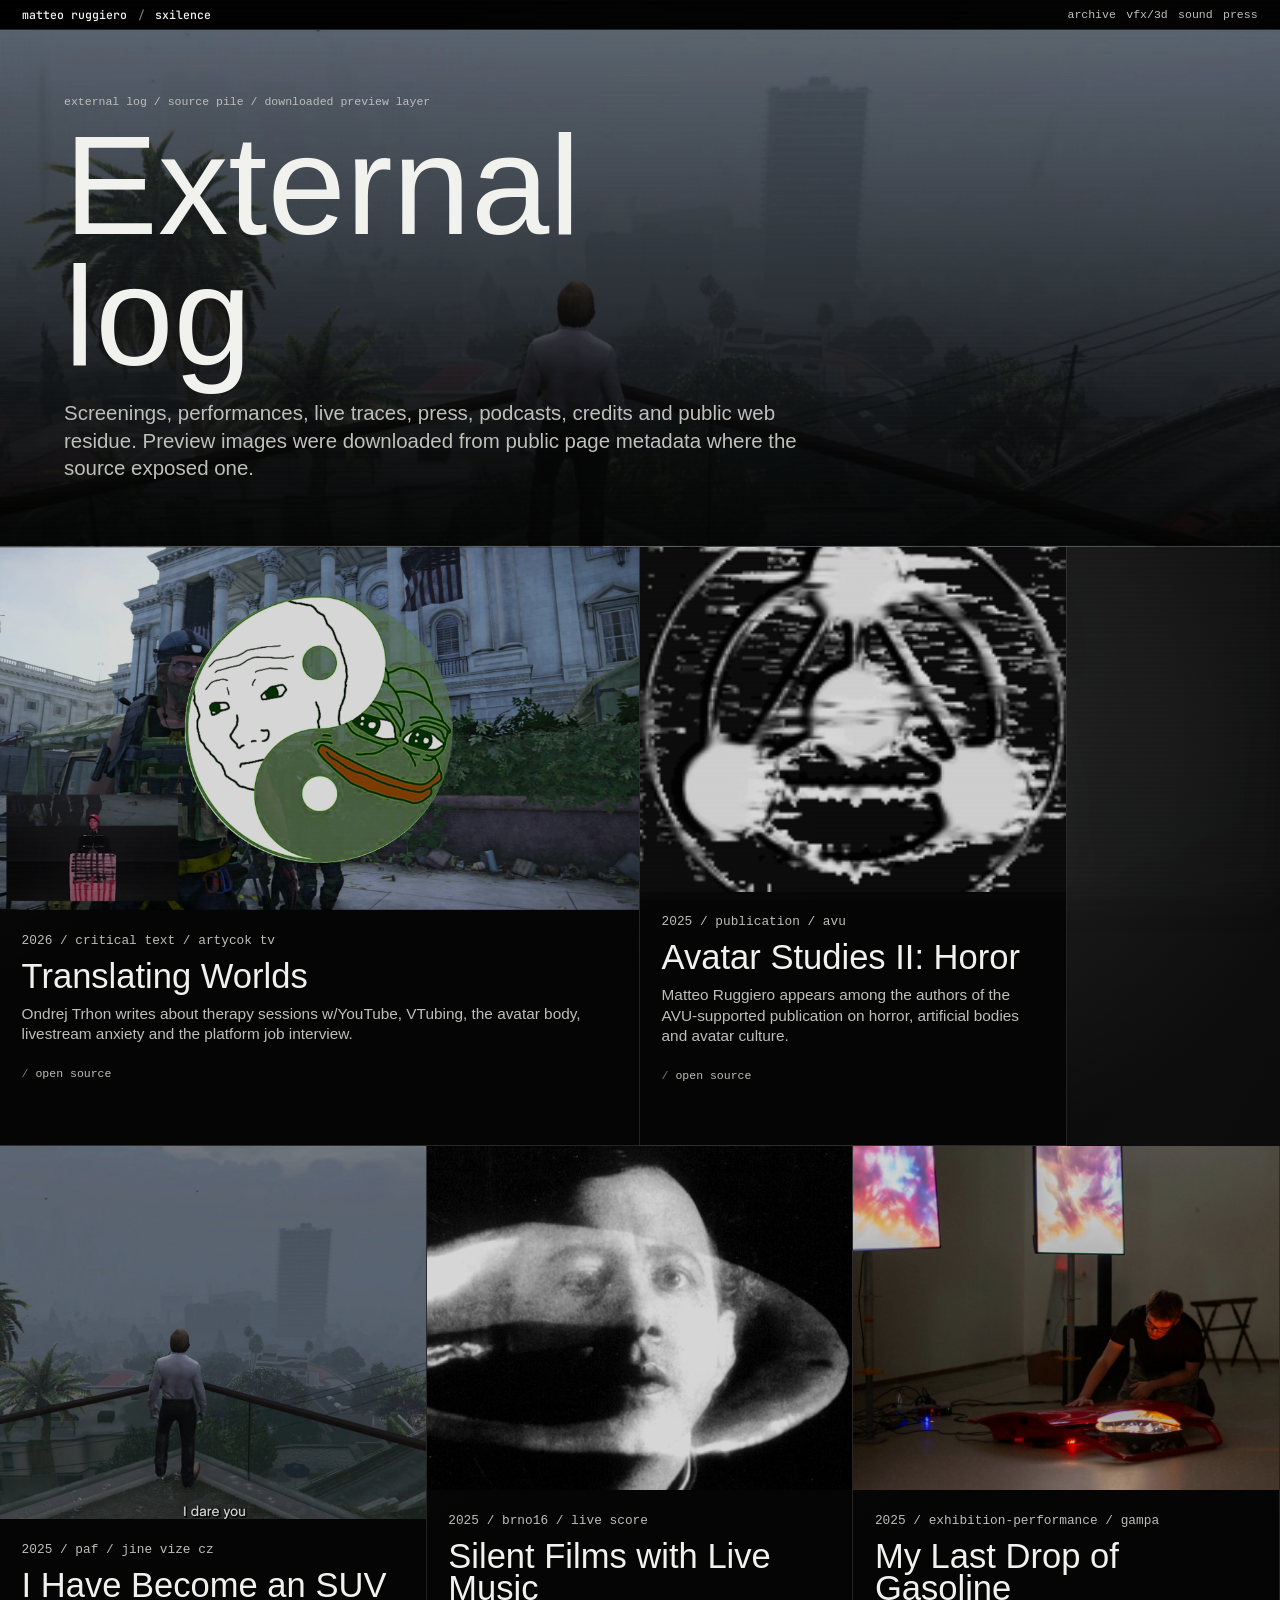
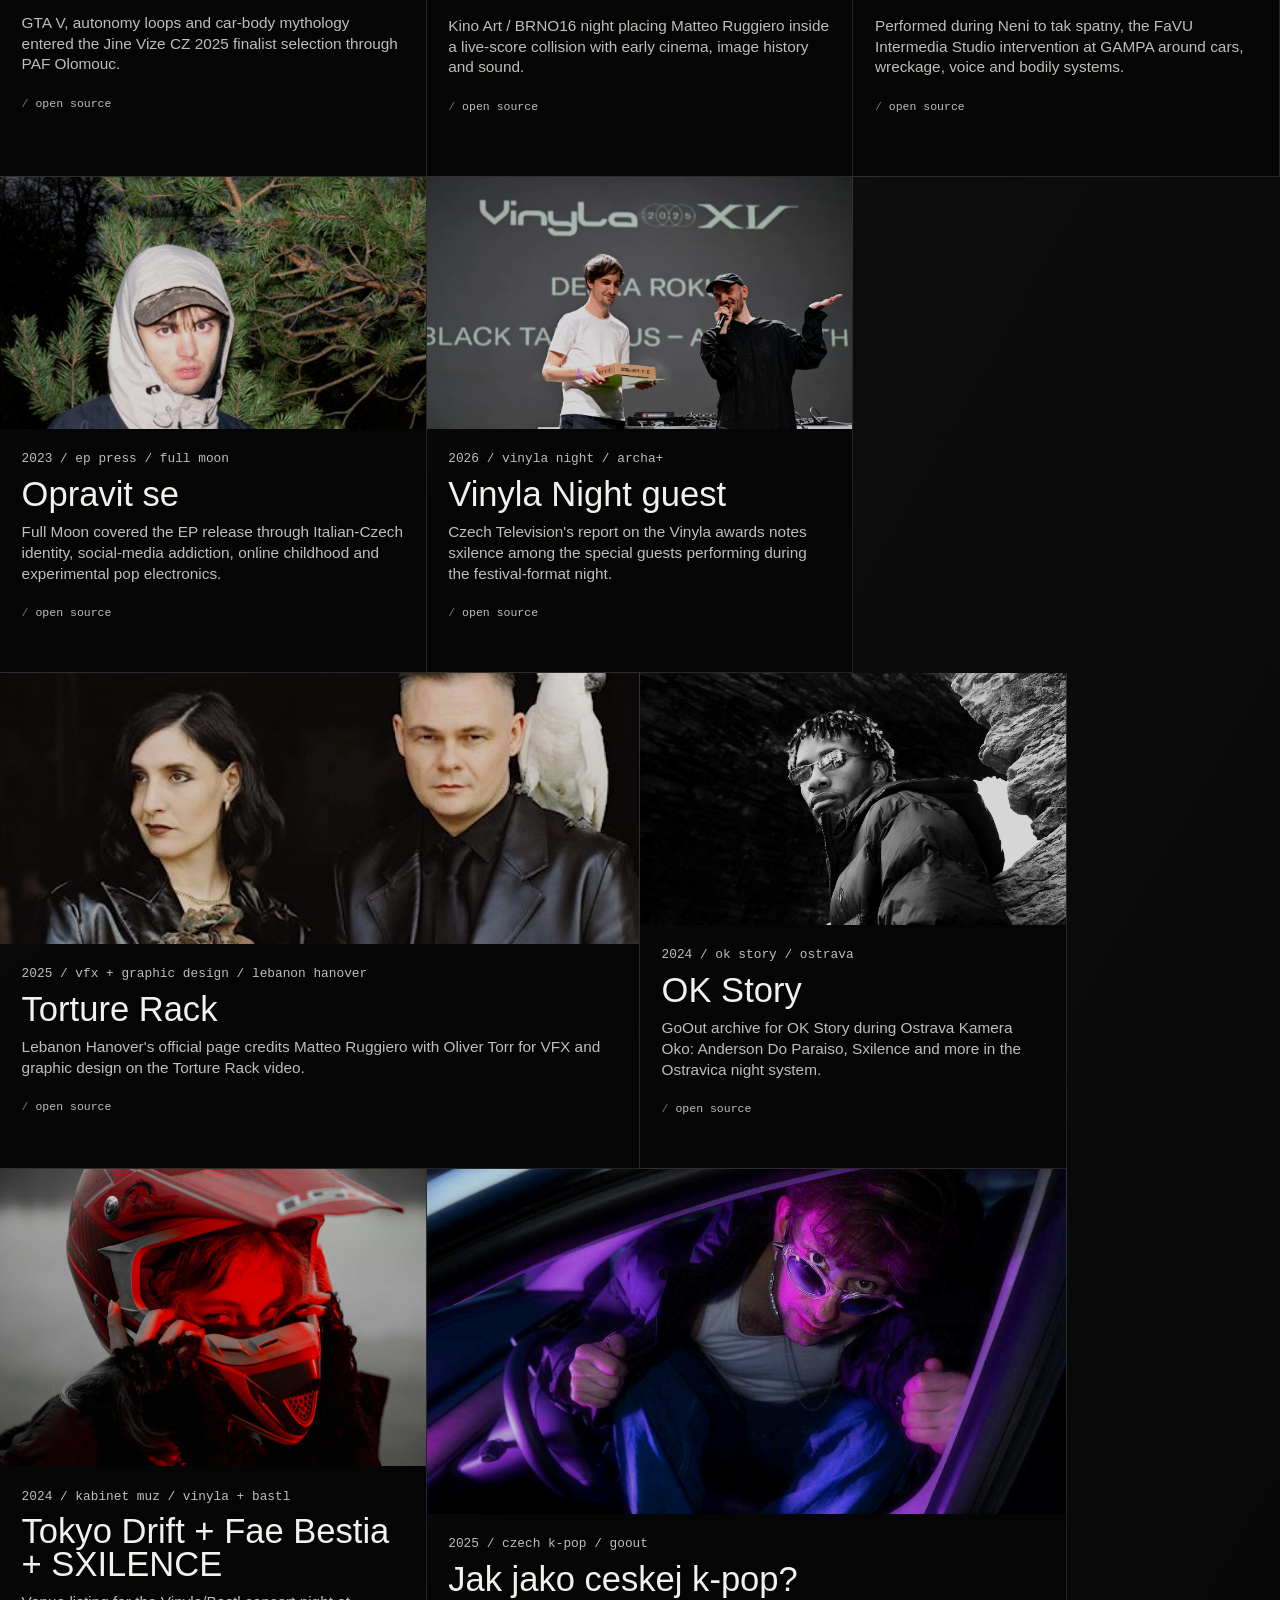
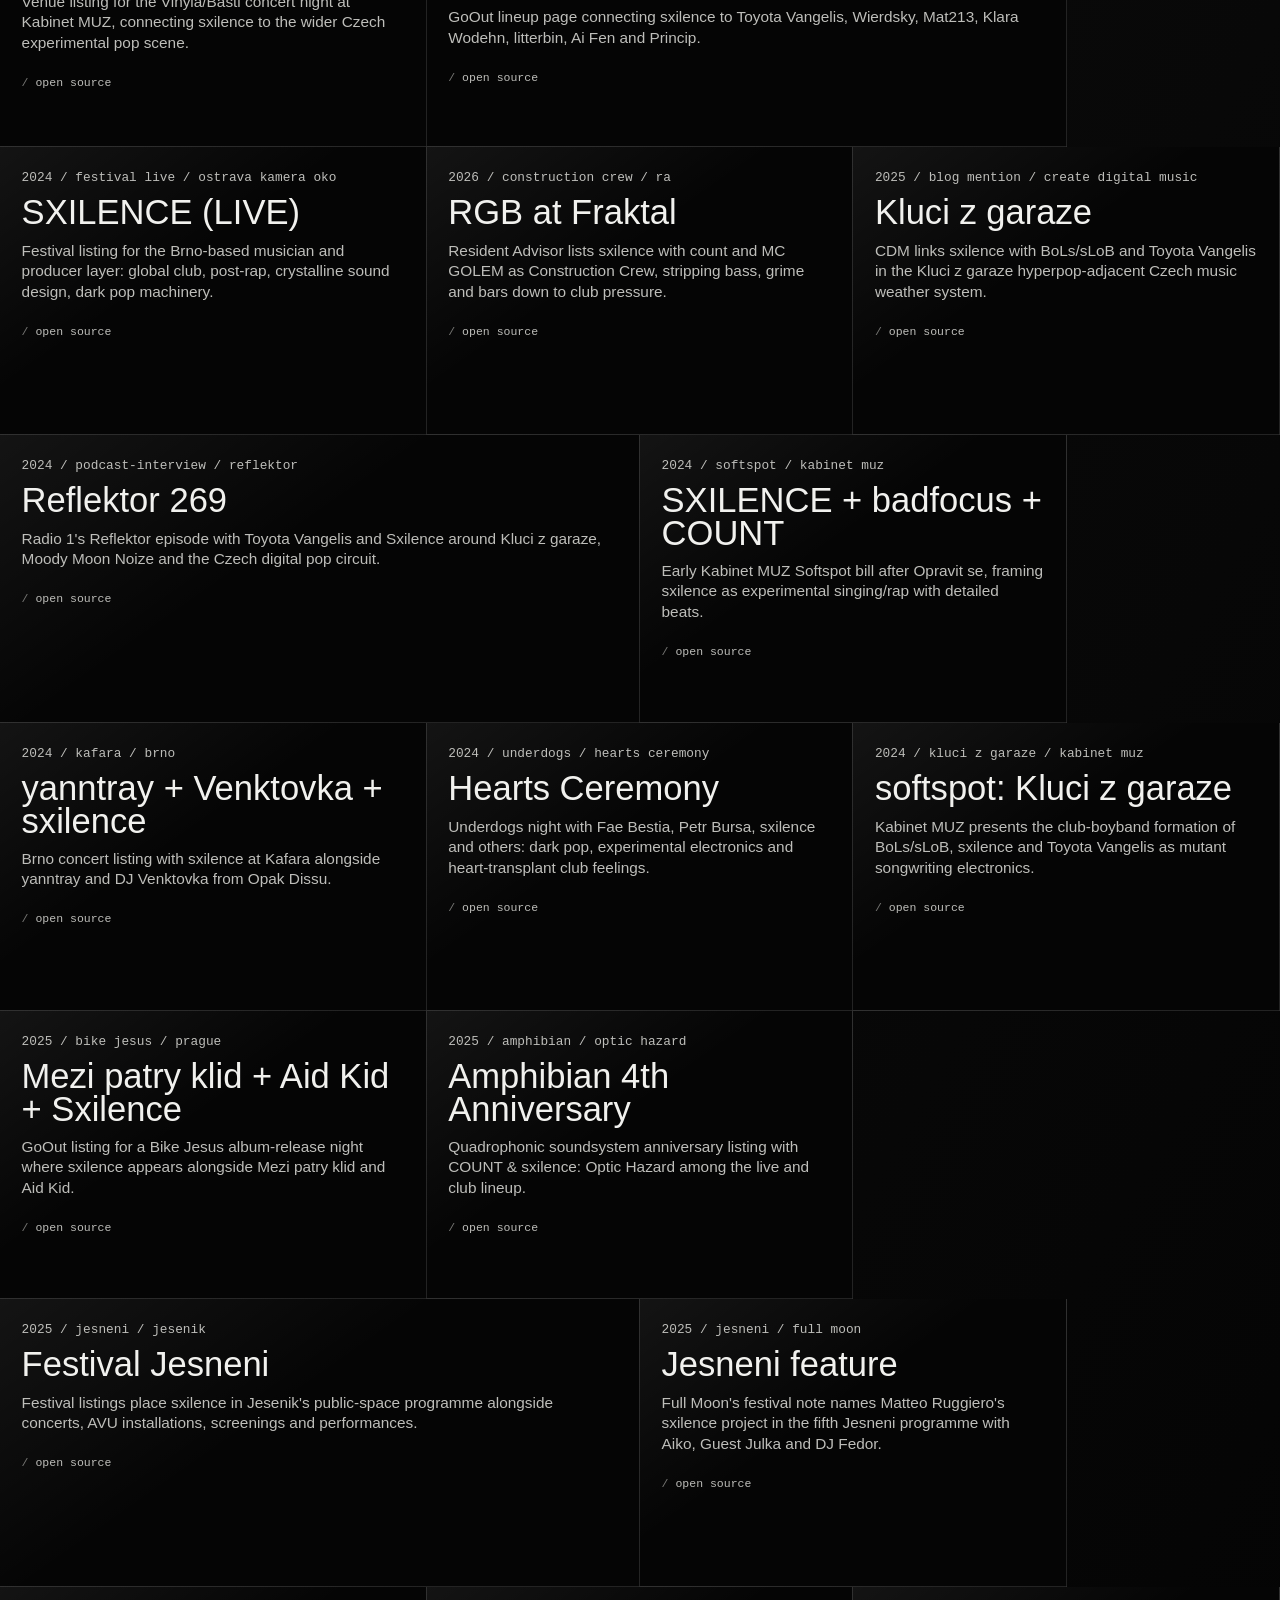
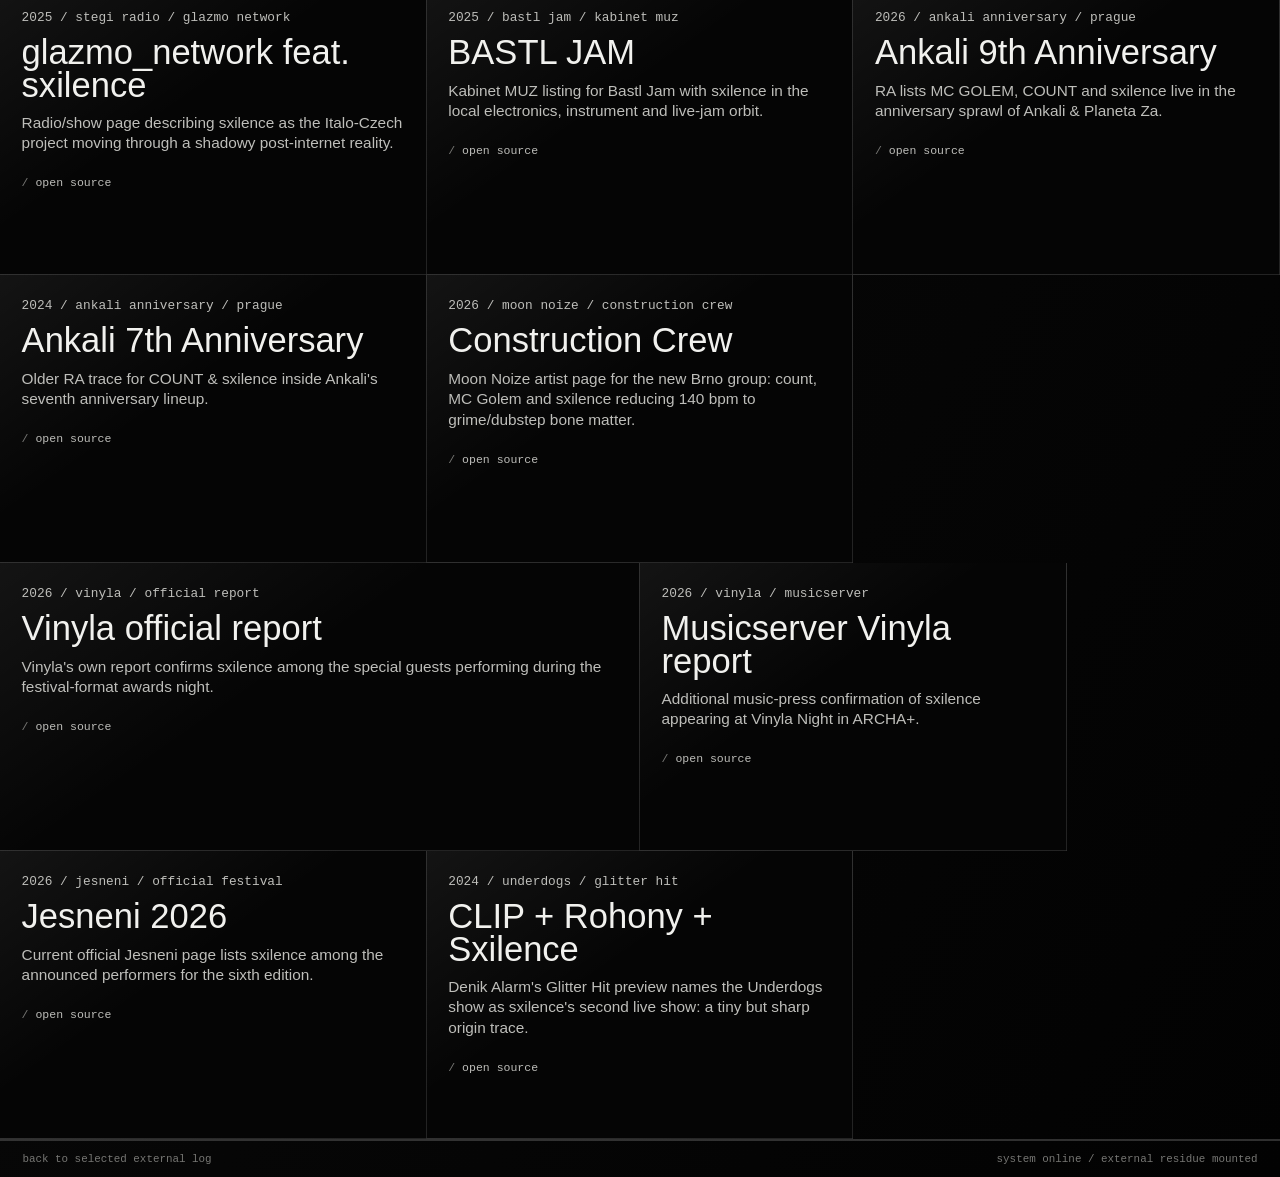
<file: external-log.html>
<!doctype html>
<html lang="en">
  <head>
    <meta charset="utf-8">
    <meta name="viewport" content="width=device-width, initial-scale=1">
    <title>External log - Matteo Ruggiero / sxilence</title>
    <link rel="icon" type="image/png" href="/assets/randomgfx/Star2.png">
    <meta
      name="description"
      content="External links, screenings, performances, press, credits and live traces for Matteo Ruggiero / sxilence."
    >
    <link rel="preconnect" href="https://fonts.googleapis.com">
    <link rel="preconnect" href="https://fonts.gstatic.com" crossorigin>
    <link rel="stylesheet" href="https://fonts.googleapis.com/css2?family=JetBrains+Mono:wght@400;500;700&display=swap">
    <link rel="stylesheet" href="styles.css">
  </head>
  <body data-page="external">
    <header class="site-head">
      <a class="brand" href="index.html" aria-label="Back to archive">
        <span>Matteo Ruggiero</span>
        <span class="slash">/</span>
        <span>sxilence</span>
      </a>
      <nav class="nav-links" aria-label="External log navigation">
        <a href="index.html#works">archive</a>
        <a href="vfx-3d.html">vfx/3d</a>
        <a href="index.html#sound">sound</a>
        <a href="index.html#press">press</a>
      </nav>
    </header>

    <main>
      <section class="external-hero">
        <p class="kicker">external log / source pile / downloaded preview layer</p>
        <h1>External log</h1>
        <p>
          Screenings, performances, live traces, press, podcasts, credits and public web residue.
          Preview images were downloaded from public page metadata where the source exposed one.
        </p>
      </section>

      <section class="external-page-grid" aria-label="All external links">
          <article class="external-card has-image">
            <a class="external-image" href="https://artycok.tv/en/post/translating-worlds-prenaset-svety">
              <img src="assets/external-log/01-translating-worlds.jpg" alt="Preview image for Translating Worlds.">
            </a>
            <div class="external-copy">
              <p class="machine-line">2026 / critical text / artycok tv</p>
              <h2>Translating Worlds</h2>
              <p>Ondrej Trhon writes about therapy sessions w/YouTube, VTubing, the avatar body, livestream anxiety and the platform job interview.</p>
              <a href="https://artycok.tv/en/post/translating-worlds-prenaset-svety">open source</a>
            </div>
          </article>
          <article class="external-card has-image">
            <a class="external-image" href="https://www.avatarstudies.cz/">
              <img src="assets/external-log/02-avatar-studies-ii-horor.png" alt="Preview image for Avatar Studies II: Horor.">
            </a>
            <div class="external-copy">
              <p class="machine-line">2025 / publication / avu</p>
              <h2>Avatar Studies II: Horor</h2>
              <p>Matteo Ruggiero appears among the authors of the AVU-supported publication on horror, artificial bodies and avatar culture.</p>
              <a href="https://www.avatarstudies.cz/">open source</a>
            </div>
          </article>
          <article class="external-card has-image">
            <a class="external-image" href="https://pifpaf.cz/events/paf-olomouc-2025/jine-vize-cz-2025/matteo-ruggiero-i-have-become-an-suv">
              <img src="assets/external-log/03-i-have-become-an-suv.jpg" alt="Preview image for I Have Become an SUV.">
            </a>
            <div class="external-copy">
              <p class="machine-line">2025 / paf / jine vize cz</p>
              <h2>I Have Become an SUV</h2>
              <p>GTA V, autonomy loops and car-body mythology entered the Jine Vize CZ 2025 finalist selection through PAF Olomouc.</p>
              <a href="https://pifpaf.cz/events/paf-olomouc-2025/jine-vize-cz-2025/matteo-ruggiero-i-have-become-an-suv">open source</a>
            </div>
          </article>
          <article class="external-card has-image">
            <a class="external-image" href="https://www.kinoart.cz/en/programme/silent-films-with-live-music-seashell-and-the-clergyman-and-ghosts-before-breakfast/2025/10/05/1930">
              <img src="assets/external-log/32-silent-films-live-music.jpg" alt="Preview image for Silent Films with Live Music.">
            </a>
            <div class="external-copy">
              <p class="machine-line">2025 / brno16 / live score</p>
              <h2>Silent Films with Live Music</h2>
              <p>Kino Art / BRNO16 night placing Matteo Ruggiero inside a live-score collision with early cinema, image history and sound.</p>
              <a href="https://www.kinoart.cz/en/programme/silent-films-with-live-music-seashell-and-the-clergyman-and-ghosts-before-breakfast/2025/10/05/1930">open source</a>
            </div>
          </article>
          <article class="external-card has-image">
            <a class="external-image" href="https://www.favu.vut.cz/en/ffa-news-f26745/exhibition-of-students-from-the-intermedia-studio-at-gampa-opening-on-7-july-2025-d295029">
              <img src="assets/external-log/04-my-last-drop-of-gasoline-user.jpg" alt="Preview image for My Last Drop of Gasoline.">
            </a>
            <div class="external-copy">
              <p class="machine-line">2025 / exhibition-performance / gampa</p>
              <h2>My Last Drop of Gasoline</h2>
              <p>Performed during Neni to tak spatny, the FaVU Intermedia Studio intervention at GAMPA around cars, wreckage, voice and bodily systems.</p>
              <a href="https://www.favu.vut.cz/en/ffa-news-f26745/exhibition-of-students-from-the-intermedia-studio-at-gampa-opening-on-7-july-2025-d295029">open source</a>
            </div>
          </article>
          <article class="external-card has-image">
            <a class="external-image" href="https://www.fullmoonzine.cz/sxilence-vydava-ep/">
              <img src="assets/external-log/06-opravit-se.jpg" alt="Preview image for Opravit se.">
            </a>
            <div class="external-copy">
              <p class="machine-line">2023 / ep press / full moon</p>
              <h2>Opravit se</h2>
              <p>Full Moon covered the EP release through Italian-Czech identity, social-media addiction, online childhood and experimental pop electronics.</p>
              <a href="https://www.fullmoonzine.cz/sxilence-vydava-ep/">open source</a>
            </div>
          </article>
          <article class="external-card has-image">
            <a class="external-image" href="https://ct24.ceskatelevize.cz/clanek/kultura/na-cenach-vinyla-uspeli-black-tar-jesus-projekt-rivermoans-a-milos-hroch-371284">
              <img src="assets/external-log/07-vinyla-night-guest.jpg" alt="Preview image for Vinyla Night guest.">
            </a>
            <div class="external-copy">
              <p class="machine-line">2026 / vinyla night / archa+</p>
              <h2>Vinyla Night guest</h2>
              <p>Czech Television's report on the Vinyla awards notes sxilence among the special guests performing during the festival-format night.</p>
              <a href="https://ct24.ceskatelevize.cz/clanek/kultura/na-cenach-vinyla-uspeli-black-tar-jesus-projekt-rivermoans-a-milos-hroch-371284">open source</a>
            </div>
          </article>
          <article class="external-card has-image">
            <a class="external-image" href="https://www.lebanonhanover.com/">
              <img src="assets/external-log/09-torture-rack.jpg" alt="Preview image for Torture Rack.">
            </a>
            <div class="external-copy">
              <p class="machine-line">2025 / vfx + graphic design / lebanon hanover</p>
              <h2>Torture Rack</h2>
              <p>Lebanon Hanover's official page credits Matteo Ruggiero with Oliver Torr for VFX and graphic design on the Torture Rack video.</p>
              <a href="https://www.lebanonhanover.com/">open source</a>
            </div>
          </article>
          <article class="external-card has-image">
            <a class="external-image" href="https://goout.net/en/ok-story-anderson-do-paraiso%2Bsxilence%2Bmore/szeuqlx/">
              <img src="assets/external-log/14-ok-story.jpg" alt="Preview image for OK Story.">
            </a>
            <div class="external-copy">
              <p class="machine-line">2024 / ok story / ostrava</p>
              <h2>OK Story</h2>
              <p>GoOut archive for OK Story during Ostrava Kamera Oko: Anderson Do Paraiso, Sxilence and more in the Ostravica night system.</p>
              <a href="https://goout.net/en/ok-story-anderson-do-paraiso%2Bsxilence%2Bmore/szeuqlx/">open source</a>
            </div>
          </article>
          <article class="external-card has-image">
            <a class="external-image" href="https://www.kabinetmuz.cz/program/2024-11-12-tokyo-drift-fae-bestia-sxilence">
              <img src="assets/external-log/15-tokyo-drift-fae-bestia-sxilence.jpg" alt="Preview image for Tokyo Drift + Fae Bestia + SXILENCE.">
            </a>
            <div class="external-copy">
              <p class="machine-line">2024 / kabinet muz / vinyla + bastl</p>
              <h2>Tokyo Drift + Fae Bestia + SXILENCE</h2>
              <p>Venue listing for the Vinyla/Bastl concert night at Kabinet MUZ, connecting sxilence to the wider Czech experimental pop scene.</p>
              <a href="https://www.kabinetmuz.cz/program/2024-11-12-tokyo-drift-fae-bestia-sxilence">open source</a>
            </div>
          </article>
          <article class="external-card has-image">
            <a class="external-image" href="https://goout.net/en/jak-jako-ceskej-k-pop/szjjtox/">
              <img src="assets/external-log/31-jak-jako-ceskej-k-pop.jpg" alt="Preview image for Jak jako ceskej k-pop?.">
            </a>
            <div class="external-copy">
              <p class="machine-line">2025 / czech k-pop / goout</p>
              <h2>Jak jako ceskej k-pop?</h2>
              <p>GoOut lineup page connecting sxilence to Toyota Vangelis, Wierdsky, Mat213, Klara Wodehn, litterbin, Ai Fen and Princip.</p>
              <a href="https://goout.net/en/jak-jako-ceskej-k-pop/szjjtox/">open source</a>
            </div>
          </article>
          <article class="external-card no-image">
            <div class="external-copy">
              <p class="machine-line">2024 / festival live / ostrava kamera oko</p>
              <h2>SXILENCE (LIVE)</h2>
              <p>Festival listing for the Brno-based musician and producer layer: global club, post-rap, crystalline sound design, dark pop machinery.</p>
              <a href="https://ostravakameraoko.com/en/sxilence-live/">open source</a>
            </div>
          </article>
          <article class="external-card no-image">
            <div class="external-copy">
              <p class="machine-line">2026 / construction crew / ra</p>
              <h2>RGB at Fraktal</h2>
              <p>Resident Advisor lists sxilence with count and MC GOLEM as Construction Crew, stripping bass, grime and bars down to club pressure.</p>
              <a href="https://ra.co/events/2457582">open source</a>
            </div>
          </article>
          <article class="external-card no-image">
            <div class="external-copy">
              <p class="machine-line">2025 / blog mention / create digital music</p>
              <h2>Kluci z garaze</h2>
              <p>CDM links sxilence with BoLs/sLoB and Toyota Vangelis in the Kluci z garaze hyperpop-adjacent Czech music weather system.</p>
              <a href="https://cdm.link/bastl-instruments-kastl-2/">open source</a>
            </div>
          </article>
          <article class="external-card no-image">
            <div class="external-copy">
              <p class="machine-line">2024 / podcast-interview / reflektor</p>
              <h2>Reflektor 269</h2>
              <p>Radio 1's Reflektor episode with Toyota Vangelis and Sxilence around Kluci z garaze, Moody Moon Noize and the Czech digital pop circuit.</p>
              <a href="https://ceskepodcasty.cz/podcast/reflektor/reflektor-269-letni-navstevy-kluci-z-garaze-toyota-vangelis-sxilence">open source</a>
            </div>
          </article>
          <article class="external-card no-image">
            <div class="external-copy">
              <p class="machine-line">2024 / softspot / kabinet muz</p>
              <h2>SXILENCE + badfocus + COUNT</h2>
              <p>Early Kabinet MUZ Softspot bill after Opravit se, framing sxilence as experimental singing/rap with detailed beats.</p>
              <a href="https://www.kabinetmuz.cz/program/2024-02-27-softspot-sxilence-count-host">open source</a>
            </div>
          </article>
          <article class="external-card no-image">
            <div class="external-copy">
              <p class="machine-line">2024 / kafara / brno</p>
              <h2>yanntray + Venktovka + sxilence</h2>
              <p>Brno concert listing with sxilence at Kafara alongside yanntray and DJ Venktovka from Opak Dissu.</p>
              <a href="https://www.smsticket.cz/vstupenky/44355-yanntray-venktovka-sxilence-kafara-brno">open source</a>
            </div>
          </article>
          <article class="external-card no-image">
            <div class="external-copy">
              <p class="machine-line">2024 / underdogs / hearts ceremony</p>
              <h2>Hearts Ceremony</h2>
              <p>Underdogs night with Fae Bestia, Petr Bursa, sxilence and others: dark pop, experimental electronics and heart-transplant club feelings.</p>
              <a href="https://ra.co/events/1980392">open source</a>
            </div>
          </article>
          <article class="external-card no-image">
            <div class="external-copy">
              <p class="machine-line">2024 / kluci z garaze / kabinet muz</p>
              <h2>softspot: Kluci z garaze</h2>
              <p>Kabinet MUZ presents the club-boyband formation of BoLs/sLoB, sxilence and Toyota Vangelis as mutant songwriting electronics.</p>
              <a href="https://www.kabinetmuz.cz/program/2024-06-07-mosatech-pl-kluci-z-garaze">open source</a>
            </div>
          </article>
          <article class="external-card no-image">
            <div class="external-copy">
              <p class="machine-line">2025 / bike jesus / prague</p>
              <h2>Mezi patry klid + Aid Kid + Sxilence</h2>
              <p>GoOut listing for a Bike Jesus album-release night where sxilence appears alongside Mezi patry klid and Aid Kid.</p>
              <a href="https://goout.net/en/mezi-patry-klid-album-release%2Baid-kid%2Bsxilence/szttpdx/">open source</a>
            </div>
          </article>
          <article class="external-card no-image">
            <div class="external-copy">
              <p class="machine-line">2025 / amphibian / optic hazard</p>
              <h2>Amphibian 4th Anniversary</h2>
              <p>Quadrophonic soundsystem anniversary listing with COUNT &amp; sxilence: Optic Hazard among the live and club lineup.</p>
              <a href="https://ra.co/events/2282090">open source</a>
            </div>
          </article>
          <article class="external-card no-image">
            <div class="external-copy">
              <p class="machine-line">2025 / jesneni / jesenik</p>
              <h2>Festival Jesneni</h2>
              <p>Festival listings place sxilence in Jesenik's public-space programme alongside concerts, AVU installations, screenings and performances.</p>
              <a href="https://goout.net/en/jesneni-2025/ezusqii/">open source</a>
            </div>
          </article>
          <article class="external-card no-image">
            <div class="external-copy">
              <p class="machine-line">2025 / jesneni / full moon</p>
              <h2>Jesneni feature</h2>
              <p>Full Moon's festival note names Matteo Ruggiero's sxilence project in the fifth Jesneni programme with Aiko, Guest Julka and DJ Fedor.</p>
              <a href="https://www.fullmoonzine.cz/sousedsko-kulturni-festival-jesneni-zve-na-paty-rocnik">open source</a>
            </div>
          </article>
          <article class="external-card no-image">
            <div class="external-copy">
              <p class="machine-line">2025 / stegi radio / glazmo network</p>
              <h2>glazmo_network feat. sxilence</h2>
              <p>Radio/show page describing sxilence as the Italo-Czech project moving through a shadowy post-internet reality.</p>
              <a href="https://stegi.radio/show/glazmo_network-feat-sxilence-2025-07-26">open source</a>
            </div>
          </article>
          <article class="external-card no-image">
            <div class="external-copy">
              <p class="machine-line">2025 / bastl jam / kabinet muz</p>
              <h2>BASTL JAM</h2>
              <p>Kabinet MUZ listing for Bastl Jam with sxilence in the local electronics, instrument and live-jam orbit.</p>
              <a href="https://www.kabinetmuz.cz/program/2025-09-24-bastl-jam-">open source</a>
            </div>
          </article>
          <article class="external-card no-image">
            <div class="external-copy">
              <p class="machine-line">2026 / ankali anniversary / prague</p>
              <h2>Ankali 9th Anniversary</h2>
              <p>RA lists MC GOLEM, COUNT and sxilence live in the anniversary sprawl of Ankali &amp; Planeta Za.</p>
              <a href="https://ra.co/events/2389276">open source</a>
            </div>
          </article>
          <article class="external-card no-image">
            <div class="external-copy">
              <p class="machine-line">2024 / ankali anniversary / prague</p>
              <h2>Ankali 7th Anniversary</h2>
              <p>Older RA trace for COUNT &amp; sxilence inside Ankali's seventh anniversary lineup.</p>
              <a href="https://ra.co/events/1910787">open source</a>
            </div>
          </article>
          <article class="external-card no-image">
            <div class="external-copy">
              <p class="machine-line">2026 / moon noize / construction crew</p>
              <h2>Construction Crew</h2>
              <p>Moon Noize artist page for the new Brno group: count, MC Golem and sxilence reducing 140 bpm to grime/dubstep bone matter.</p>
              <a href="https://moonnoize.cz/ucinkujici/119/construction-crew/">open source</a>
            </div>
          </article>
          <article class="external-card no-image">
            <div class="external-copy">
              <p class="machine-line">2026 / vinyla / official report</p>
              <h2>Vinyla official report</h2>
              <p>Vinyla's own report confirms sxilence among the special guests performing during the festival-format awards night.</p>
              <a href="https://vinyla.cz/aktuality/ceny-vinyla-ocenily-silu-osobnich-vypovedi-uspeli-black-tar-jesus-rivermoans-a-milos-hroch/">open source</a>
            </div>
          </article>
          <article class="external-card no-image">
            <div class="external-copy">
              <p class="machine-line">2026 / vinyla / musicserver</p>
              <h2>Musicserver Vinyla report</h2>
              <p>Additional music-press confirmation of sxilence appearing at Vinyla Night in ARCHA+.</p>
              <a href="https://musicserver.cz/clanek/78428/ceny-vinyla-ocenily-silu-osobnich-vypovedi-uspeli-black-tar-jesus-rivermoans-a-milos-hroch/">open source</a>
            </div>
          </article>
          <article class="external-card no-image">
            <div class="external-copy">
              <p class="machine-line">2026 / jesneni / official festival</p>
              <h2>Jesneni 2026</h2>
              <p>Current official Jesneni page lists sxilence among the announced performers for the sixth edition.</p>
              <a href="https://jesneni.cz/">open source</a>
            </div>
          </article>
          <article class="external-card no-image">
            <div class="external-copy">
              <p class="machine-line">2024 / underdogs / glitter hit</p>
              <h2>CLIP + Rohony + Sxilence</h2>
              <p>Denik Alarm's Glitter Hit preview names the Underdogs show as sxilence's second live show: a tiny but sharp origin trace.</p>
              <a href="https://denikalarm.cz/2023/11/hudba-ktera-mluvi-jazykem-dnesniho-sveta-sledujte-akce-projektu-glitter-hit/">open source</a>
            </div>
          </article>
      </section>
    </main>

    <footer class="site-foot">
      <a href="index.html#external-log">back to selected external log</a>
      <span class="signal" data-signal>system online / external residue mounted</span>
    </footer>

    <script src="script.js?v=3"></script>
  </body>
</html>
</file>
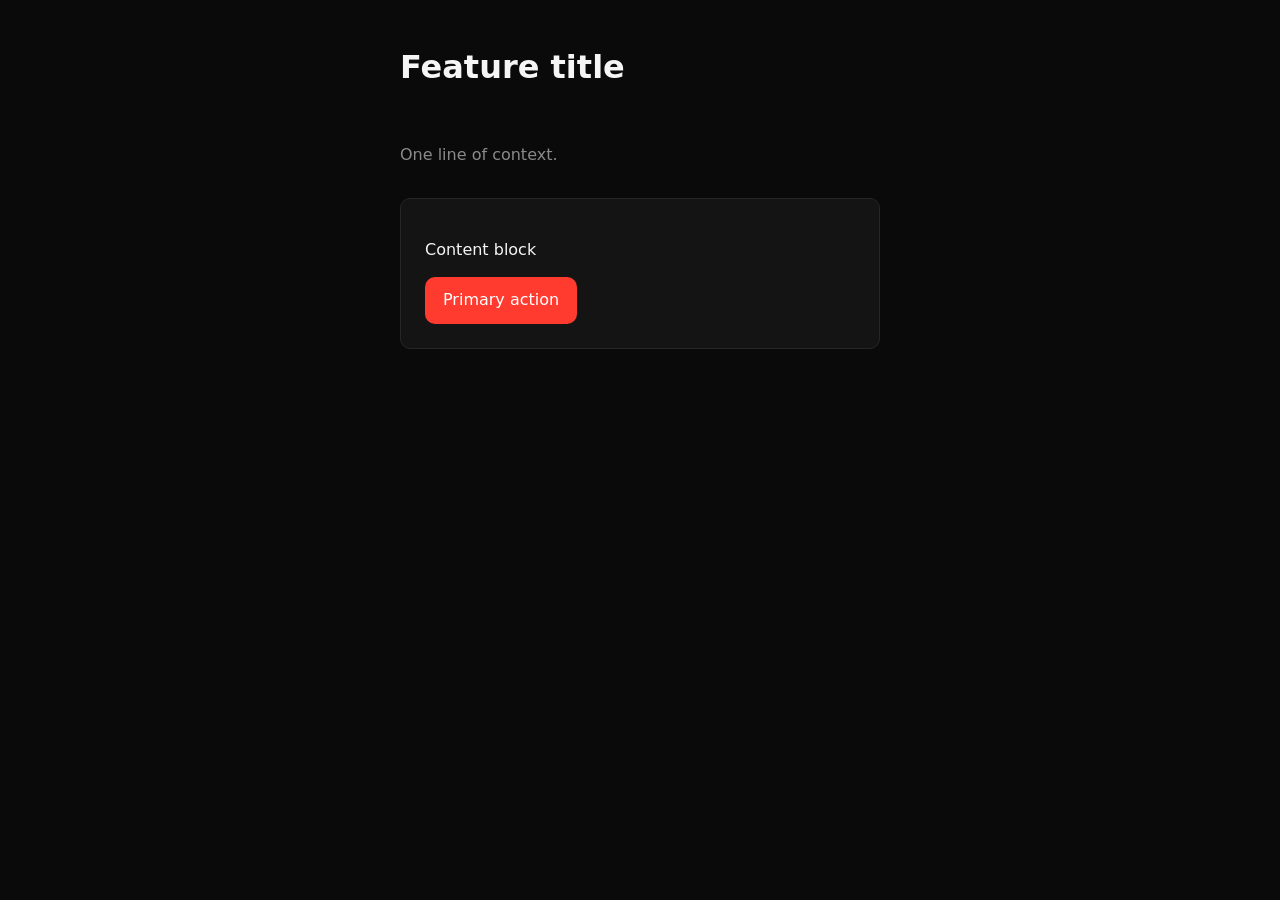
<file: design/_TEMPLATE/wireframe.html>
<!doctype html>
<meta charset="utf-8">
<title>Wireframe — feature</title>
<!--
  Static mockup. The real contract — Codex matches structure & spacing to this.
  Pull values from tokens.json. No frameworks, no build. Just layout truth.
-->
<style>
  :root{
    --bg:#0a0a0a; --surface:#141414; --text:#f5f5f5; --muted:#8a8a8a;
    --accent:#ff3b30; --border:#262626; --md:16px; --lg:24px; --radius:10px;
  }
  *{box-sizing:border-box}
  body{margin:0;background:var(--bg);color:var(--text);
    font:16px/1.4 system-ui,sans-serif;padding:var(--lg)}
  .frame{max-width:480px;margin:0 auto;display:grid;gap:var(--md)}
  .card{background:var(--surface);border:1px solid var(--border);
    border-radius:var(--radius);padding:var(--lg)}
  .muted{color:var(--muted)}
  .btn{background:var(--accent);color:#fff;border:0;border-radius:var(--radius);
    padding:12px 18px;font:inherit;cursor:pointer}
</style>

<div class="frame">
  <h1>Feature title</h1>
  <p class="muted">One line of context.</p>

  <div class="card">
    <!-- replace with real layout blocks -->
    <p>Content block</p>
    <button class="btn">Primary action</button>
  </div>
</div>
</file>
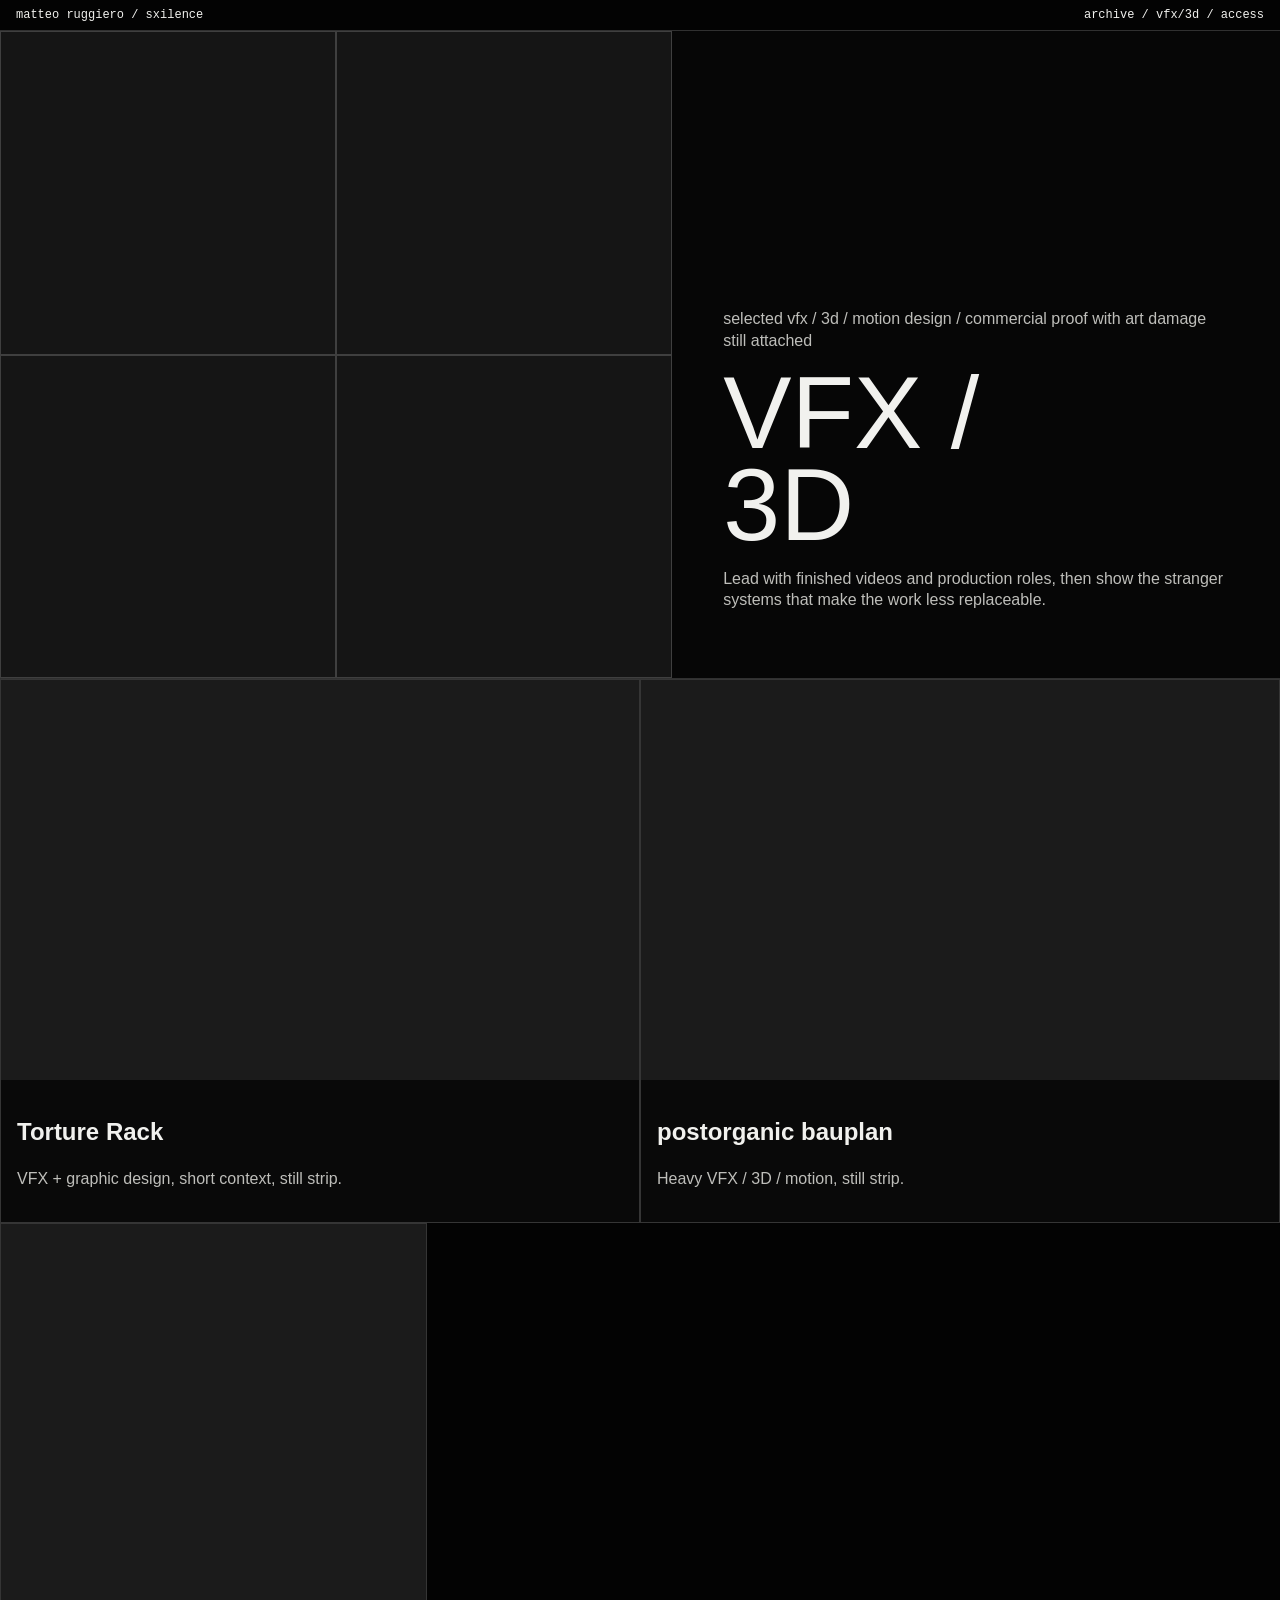
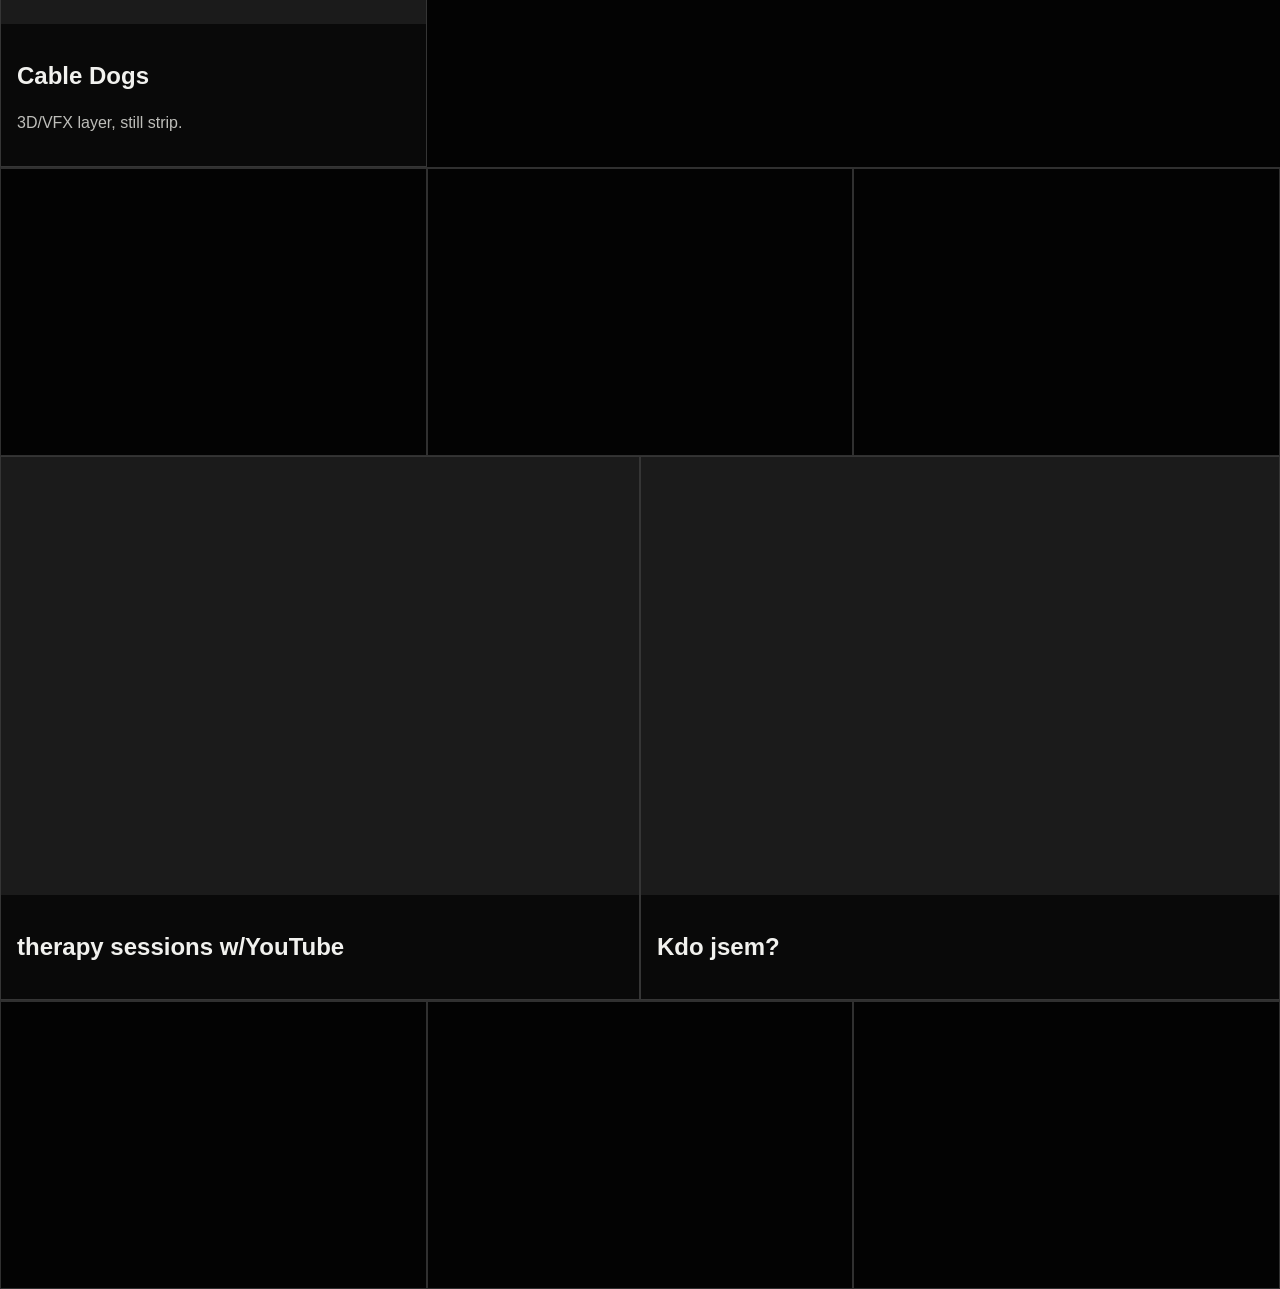
<file: design/vfx-3d/wireframe.html>
<!doctype html>
<meta charset="utf-8">
<title>Wireframe - VFX/3D</title>
<style>
  :root{--bg:#030303;--ink:#f1f1ee;--soft:#bebeba;--dim:#777774;--line:rgba(255,255,255,.18);--mono:ui-monospace,monospace;--sans:"Arial Narrow",Arial,sans-serif}
  *{box-sizing:border-box}
  body{margin:0;background:var(--bg);color:var(--ink);font:16px/1.35 var(--sans)}
  header{display:flex;justify-content:space-between;padding:.5rem 1rem;border-bottom:1px solid var(--line);font:12px var(--mono)}
  .hero{display:grid;grid-template-columns:1.05fr .95fr;min-height:72vh;border-bottom:1px solid var(--line)}
  .wall{display:grid;grid-template-columns:repeat(2,1fr)}
  .wall div{min-height:18rem;border:1px solid var(--line);background:#151515}
  .copy{display:flex;flex-direction:column;justify-content:flex-end;padding:4vw;background:#060606}
  h1{max-width:7ch;margin:0;font-size:clamp(3rem,8vw,8rem);line-height:.9;font-weight:460}
  p{max-width:42rem;color:var(--soft)}
  .meta{display:grid;grid-template-columns:repeat(4,1fr);border-bottom:1px solid var(--line)}
  .meta div{padding:1rem;border-right:1px solid var(--line);font:12px var(--mono);color:var(--soft)}
  .grid{display:grid;grid-template-columns:repeat(12,1fr)}
  .card{grid-column:span 6;min-height:34rem;border:1px solid var(--line);display:grid;grid-template-rows:1fr auto;background:#090909}
  .card:nth-child(3n){grid-column:span 4}
  .image{background:#1b1b1b;min-height:20rem}
  .card-copy{padding:1rem}
  .commercial{display:grid;grid-template-columns:repeat(3,1fr);border-top:1px solid var(--line)}
  .commercial div{min-height:18rem;border:1px solid var(--line)}
  @media(max-width:760px){.hero,.meta,.commercial{grid-template-columns:1fr}.grid{grid-template-columns:1fr}.card,.card:nth-child(3n){grid-column:1}.wall{grid-template-columns:1fr}}
</style>
<header><span>matteo ruggiero / sxilence</span><span>archive / vfx/3d / access</span></header>
<section class="hero">
  <div class="wall"><div></div><div></div><div></div><div></div></div>
  <div class="copy">
    <p>selected vfx / 3d / motion design / commercial proof with art damage still attached</p>
    <h1>VFX / 3D</h1>
    <p>Lead with finished videos and production roles, then show the stranger systems that make the work less replaceable.</p>
  </div>
</section>
<section class="grid">
  <article class="card"><div class="image"></div><div class="card-copy"><h2>Torture Rack</h2><p>VFX + graphic design, short context, still strip.</p></div></article>
  <article class="card"><div class="image"></div><div class="card-copy"><h2>postorganic bauplan</h2><p>Heavy VFX / 3D / motion, still strip.</p></div></article>
  <article class="card"><div class="image"></div><div class="card-copy"><h2>Cable Dogs</h2><p>3D/VFX layer, still strip.</p></div></article>
</section>
<section class="commercial"><div></div><div></div><div></div></section>
<section class="grid">
  <article class="card"><div class="image"></div><div class="card-copy"><h2>therapy sessions w/YouTube</h2></div></article>
  <article class="card"><div class="image"></div><div class="card-copy"><h2>Kdo jsem?</h2></div></article>
</section>
<section class="commercial"><div></div><div></div><div></div></section>
</file>
<file: styles.css>
:root {
  color-scheme: dark;
  --bg: #030303;
  --ink: #f1f1ee;
  --soft: #bebeba;
  --dim: #777774;
  --dead: #2c2c2b;
  --line: rgba(255, 255, 255, 0.18);
  --line-hard: rgba(255, 255, 255, 0.42);
  --black-glass: rgba(3, 3, 3, 0.72);
  --mono: "SFMono-Regular", Menlo, Consolas, monospace;
  --sans: "Arial Narrow", Arial, sans-serif;
}

* {
  box-sizing: border-box;
}

html {
  scroll-behavior: smooth;
}

body {
  margin: 0;
  min-width: 320px;
  overflow-x: hidden;
  background:
    radial-gradient(circle at 70% 12%, rgba(255, 255, 255, 0.12), transparent 28rem),
    linear-gradient(120deg, #000, #0d0d0d 38%, #020202);
  color: var(--ink);
  font-family: var(--sans);
  line-height: 1.35;
}

body::before {
  position: fixed;
  inset: 0;
  z-index: -2;
  content: "";
  background-image: url("assets/press/press-crash-angle.jpg");
  background-position: center;
  background-size: cover;
  filter: blur(18px) contrast(1.15);
  opacity: 0.12;
}

body::after {
  position: fixed;
  inset: 0;
  z-index: 30;
  pointer-events: none;
  content: "";
  background:
    repeating-linear-gradient(
      to bottom,
      rgba(255, 255, 255, 0.045) 0,
      rgba(255, 255, 255, 0.045) 1px,
      transparent 1px,
      transparent 5px
    ),
    linear-gradient(90deg, transparent, rgba(255, 255, 255, 0.035), transparent);
  mix-blend-mode: screen;
  opacity: 0.16;
}

img,
iframe {
  display: block;
  max-width: 100%;
}

img {
  height: auto;
}

a {
  color: inherit;
  text-decoration: none;
}

a:hover {
  color: #fff;
  text-decoration: underline;
  text-decoration-thickness: 1px;
  text-underline-offset: 0.18em;
}

button {
  color: inherit;
  font: inherit;
}

::selection {
  background: #fff;
  color: #000;
}

.machine-head {
  position: sticky;
  top: 0;
  z-index: 20;
  display: grid;
  grid-template-columns: minmax(0, 1fr) auto;
  gap: 1rem;
  align-items: center;
  min-height: 42px;
  padding: 0.42rem clamp(0.6rem, 2vw, 1.4rem);
  border-bottom: 1px solid rgba(255, 255, 255, 0.14);
  background: rgba(0, 0, 0, 0.7);
  backdrop-filter: blur(16px);
  font-family: var(--mono);
  font-size: 0.72rem;
  letter-spacing: 0;
  text-transform: lowercase;
}

.glitch-name {
  position: relative;
  display: inline-grid;
  width: fit-content;
  min-height: 1.1rem;
  font-family: "JetBrains Mono", var(--mono);
  font-weight: 500;
  text-decoration: none;
}

.glitch-name span {
  grid-area: 1 / 1;
  position: relative;
  white-space: nowrap;
}

.glitch-name .name-a {
  animation: nameA 4.8s steps(1) infinite;
}

.glitch-name .name-b {
  opacity: 0;
  animation: nameB 4.8s steps(1) infinite;
}

.glitch-name span::before,
.glitch-name span::after {
  content: attr(data-text);
  position: absolute;
  left: 0;
  top: 0;
  width: 100%;
  color: inherit;
  background: #050505;
  pointer-events: none;
  opacity: 0;
}

.glitch-name span::before {
  animation: sliceTop 3.4s steps(1) infinite;
}

.glitch-name span::after {
  animation: sliceBottom 3.4s steps(1) infinite;
}

.glitch-name::after {
  position: absolute;
  left: 0;
  bottom: -0.15rem;
  width: 100%;
  height: 1px;
  content: "";
  background: currentColor;
  transform: scaleX(0.24);
  transform-origin: left;
  animation: scanName 2.7s steps(2) infinite;
}

.buried-nav {
  display: flex;
  flex-wrap: wrap;
  justify-content: flex-end;
  gap: 0.65rem;
  color: var(--soft);
}

.buried-nav a {
  opacity: 0.72;
}

.buried-nav a:hover {
  opacity: 1;
}

.boot-screen {
  position: relative;
  min-height: min(760px, calc(100svh - 42px));
  overflow: hidden;
  border-bottom: 1px solid var(--line);
}

.boot-bg {
  position: absolute;
  inset: 0;
  width: 100%;
  height: 100%;
  object-fit: cover;
  object-position: center;
  filter: contrast(1.08) brightness(0.78);
}

.boot-screen::after {
  position: absolute;
  inset: 0;
  content: "";
  background:
    linear-gradient(90deg, rgba(0, 0, 0, 0.82), transparent 36%, rgba(0, 0, 0, 0.78)),
    linear-gradient(0deg, rgba(0, 0, 0, 0.82), transparent 45%);
}

.boot-overlay {
  position: relative;
  z-index: 1;
  display: grid;
  grid-template-columns: minmax(0, 1fr) minmax(15rem, 0.28fr);
  gap: 1rem;
  align-items: end;
  min-height: inherit;
  padding: clamp(1rem, 3vw, 2rem);
}

.boot-title {
  max-width: 58rem;
}

.boot-title p,
.machine-line,
.system-strip,
.machine-foot,
.access-links,
.boot-options,
.crash-report,
.work-meta,
.doc-item figcaption {
  font-family: var(--mono);
  letter-spacing: 0;
  text-transform: lowercase;
}

.boot-title p,
.machine-line {
  margin: 0 0 0.65rem;
  color: var(--soft);
  font-size: clamp(0.72rem, 1vw, 0.84rem);
}

h1,
h2,
p {
  margin-top: 0;
}

h1,
h2 {
  margin-bottom: 0;
  font-weight: 460;
  line-height: 0.93;
  letter-spacing: 0;
}

h1 {
  display: grid;
  max-width: 10ch;
  font-size: clamp(3.5rem, 11vw, 10rem);
}

.boot-title h1 span + span {
  margin-top: -0.06em;
  color: rgba(255, 255, 255, 0.54);
  font-style: italic;
  transform: translateX(0.18em);
}

h2 {
  font-size: clamp(2rem, 4.8vw, 5.8rem);
}

.boot-options {
  display: grid;
  gap: 0.35rem;
  align-self: center;
  border-left: 1px solid var(--line-hard);
  padding-left: 0.8rem;
  color: var(--soft);
  font-size: 0.74rem;
}

.boot-options a {
  width: fit-content;
  border-bottom: 1px solid transparent;
}

.boot-options a::before {
  content: "> ";
}

.system-strip {
  position: sticky;
  top: 42px;
  z-index: 18;
  display: flex;
  gap: 0.2rem 0.7rem;
  align-items: center;
  overflow-x: auto;
  padding: 0.36rem clamp(0.6rem, 2vw, 1.4rem);
  border-bottom: 1px solid rgba(255, 255, 255, 0.13);
  background: rgba(0, 0, 0, 0.78);
  color: var(--dim);
  font-size: 0.68rem;
  scrollbar-width: none;
}

.system-strip button {
  flex: 0 0 auto;
  border: 0;
  border-right: 1px solid var(--line);
  padding: 0 0.65rem 0 0;
  background: transparent;
  color: var(--dim);
  cursor: pointer;
}

.system-strip button:hover,
.system-strip button.is-active {
  color: var(--ink);
}

.system-strip span {
  margin-left: auto;
  white-space: nowrap;
}

.bleed-feed {
  display: grid;
  grid-template-columns: repeat(12, minmax(0, 1fr));
  gap: 0;
  border-bottom: 1px solid rgba(255, 255, 255, 0.16);
}

.bleed-entry {
  position: relative;
  grid-column: span 6;
  min-height: 28rem;
  overflow: hidden;
  border-right: 1px solid rgba(255, 255, 255, 0.12);
  border-bottom: 1px solid rgba(255, 255, 255, 0.12);
  background:
    linear-gradient(145deg, rgba(255, 255, 255, 0.045), transparent 40%),
    rgba(0, 0, 0, 0.52);
  opacity: 0;
  transform: translateY(18px);
  transition: opacity 460ms ease, transform 460ms ease;
}

.entry-bg {
  position: absolute;
  inset: 0;
  width: 100%;
  height: 100%;
  object-fit: cover;
  filter: contrast(1.05) brightness(0.72);
}

.bleed-entry.visible {
  opacity: 1;
  transform: none;
}

.bleed-entry.is-hidden {
  display: none;
}

.bleed-entry.impact,
.bleed-entry.menu-block,
.bleed-entry.press-wide,
.bleed-entry.strip {
  grid-column: span 12;
}

.bleed-entry.photo-limb,
.bleed-entry.report,
.bleed-entry.suv,
.bleed-entry.youtube,
.bleed-entry.bird,
.bleed-entry.kdo {
  grid-column: span 4;
}

.bleed-entry.bird {
  grid-column: span 8;
}

.entry-media,
.bleed-entry > img {
  display: block;
  height: 100%;
  min-height: inherit;
}

.entry-media img,
.bleed-entry > img {
  width: 100%;
  height: 100%;
  min-height: inherit;
  object-fit: cover;
  filter: contrast(1.05) brightness(0.86);
}

.text-impact {
  display: flex;
  align-items: flex-end;
  background:
    linear-gradient(145deg, rgba(255, 255, 255, 0.18), transparent 34%),
    radial-gradient(circle at 74% 18%, rgba(255, 255, 255, 0.2), transparent 17rem),
    linear-gradient(180deg, #050505, #161616 52%, #020202);
}

.text-impact .entry-bg {
  opacity: 0.62;
}

.text-impact::before {
  position: absolute;
  inset: 8% 11% auto auto;
  width: min(26rem, 55%);
  height: min(26rem, 55%);
  content: "";
  border: 1px solid rgba(255, 255, 255, 0.24);
  border-radius: 50%;
  opacity: 0.46;
  transform: skewX(-18deg) rotate(22deg);
}

.text-impact::after {
  position: absolute;
  left: 8%;
  top: 10%;
  width: 1px;
  height: 76%;
  content: "";
  background: linear-gradient(transparent, #fff, transparent);
  opacity: 0.36;
}

.entry-copy {
  position: absolute;
  right: 0;
  bottom: 0;
  z-index: 1;
  width: min(38rem, 82%);
  padding: clamp(0.85rem, 2.5vw, 1.6rem);
  background:
    linear-gradient(90deg, transparent, rgba(0, 0, 0, 0.74) 12%),
    rgba(0, 0, 0, 0.45);
  color: var(--ink);
}

.text-impact .entry-copy {
  position: relative;
  width: min(47rem, 88%);
  background: transparent;
}

.entry-copy p:not(.machine-line) {
  max-width: 42rem;
  margin: 0.7rem 0 0;
  color: var(--soft);
  font-size: clamp(0.95rem, 1.4vw, 1.08rem);
}

.entry-copy.whisper {
  left: 0;
  right: auto;
  width: min(28rem, 85%);
  background: rgba(0, 0, 0, 0.58);
}

#app-whisperer {
  background:
    radial-gradient(ellipse at 100% 100%, rgba(0, 0, 0, 0.84) 0, rgba(0, 0, 0, 0.58) 30%, transparent 67%),
    linear-gradient(315deg, rgba(0, 0, 0, 0.52) 0, rgba(0, 0, 0, 0.22) 33%, transparent 72%);
}

.split {
  display: grid;
  grid-template-columns: minmax(0, 0.55fr) minmax(0, 0.45fr);
}

.split > img {
  min-height: 34rem;
}

.split .entry-copy,
.menu-block .entry-copy,
.sound .entry-copy {
  position: relative;
  width: auto;
  background: transparent;
}

.report {
  display: flex;
  align-items: stretch;
}

.crash-report {
  display: flex;
  width: 100%;
  min-height: inherit;
  flex-direction: column;
  justify-content: center;
  padding: clamp(1rem, 2.6vw, 2rem);
  background:
    linear-gradient(180deg, rgba(255, 255, 255, 0.95), rgba(190, 190, 186, 0.88)),
    #efefec;
  color: #090909;
}

.crash-report p {
  margin-bottom: 1rem;
  color: #1b1b1b;
}

.crash-report ol {
  display: grid;
  gap: 0.35rem;
  margin: 0;
  padding-left: 1.2rem;
  font-size: clamp(1rem, 1.5vw, 1.22rem);
}

.menu-block {
  display: grid;
  grid-template-columns: minmax(0, 0.52fr) minmax(0, 0.48fr);
  min-height: 32rem;
}

.menu-block > *:not(.entry-bg) {
  position: relative;
  z-index: 1;
}

.dvd-menu {
  display: flex;
  min-height: inherit;
  flex-direction: column;
  justify-content: center;
  gap: 0.5rem;
  padding: clamp(1rem, 3vw, 2.2rem);
  background:
    linear-gradient(110deg, rgba(255, 255, 255, 0.1), transparent 44%),
    rgba(5, 5, 5, 0.82);
  font-family: var(--mono);
}

.dvd-menu p {
  margin-bottom: 0.5rem;
  color: var(--dim);
}

.dvd-menu h2 {
  margin-bottom: 1.3rem;
  font-family: var(--sans);
}

.dvd-menu a {
  width: fit-content;
  color: var(--soft);
}

.dvd-menu a::before {
  content: "[ ";
}

.dvd-menu a::after {
  content: " ]";
}

.press-wide {
  min-height: 42rem;
}

.press-wide img {
  object-position: center;
}

.suv,
.youtube,
.bird,
.kdo {
  display: flex;
  align-items: end;
}

.suv {
  background-image:
    linear-gradient(rgba(0, 0, 0, 0.2), rgba(0, 0, 0, 0.82)),
    url("assets/suv/ma1.jpg");
  background-position: center;
  background-size: cover;
}

.youtube {
  background-image:
    linear-gradient(rgba(0, 0, 0, 0.18), rgba(0, 0, 0, 0.86)),
    url("assets/therapy/screenshot-main.png");
  background-position: center;
  background-size: cover;
}

.youtube .entry-bg {
  filter: contrast(1.03) brightness(0.7);
}

.bird .entry-bg {
  filter: grayscale(0.25) contrast(1.08) brightness(0.78);
}

.bird::before {
  position: absolute;
  inset: 0;
  z-index: 1;
  content: "";
  background:
    radial-gradient(circle at 52% 42%, rgba(255, 255, 255, 0.2), transparent 12rem),
    linear-gradient(180deg, transparent 35%, rgba(0, 0, 0, 0.82));
  pointer-events: none;
}

.kdo .entry-bg {
  filter: contrast(1.08) brightness(0.68) saturate(0.9);
}

.kdo {
  background:
    linear-gradient(rgba(0, 0, 0, 0.08), rgba(0, 0, 0, 0.88)),
    radial-gradient(circle at 35% 18%, rgba(255, 255, 255, 0.24), transparent 12rem),
    repeating-linear-gradient(0deg, rgba(255, 255, 255, 0.1) 0 1px, transparent 1px 5px),
    #080808;
}

.sound {
  grid-column: span 6;
  display: flex;
  align-items: end;
  min-height: 34rem;
}

.sxilence-card .entry-bg {
  filter: contrast(1.12) brightness(0.58);
}

.sxilence-card::before {
  position: absolute;
  inset: 0;
  z-index: 1;
  content: "";
  background:
    radial-gradient(circle at 24% 20%, rgba(255, 255, 255, 0.26), transparent 13rem),
    linear-gradient(0deg, rgba(0, 0, 0, 0.86), transparent 54%);
  pointer-events: none;
}

.sxilence-card .entry-copy {
  width: min(42rem, 90%);
  background: transparent;
}

.sxilence-card h2 {
  font-style: italic;
}

.strip {
  display: grid;
  grid-template-columns: repeat(3, minmax(0, 1fr));
  min-height: 24rem;
}

.strip img {
  min-height: 24rem;
}

.track-covers {
  grid-column: span 12;
  display: grid;
  grid-template-columns: repeat(3, minmax(0, 1fr));
  min-height: auto;
}

.track-covers a,
.track-covers img {
  min-height: inherit;
}

.track-covers img {
  width: 100%;
  height: 100%;
  aspect-ratio: 1;
  object-fit: cover;
  filter: contrast(1.05) brightness(0.88);
}

.rule-error {
  grid-column: span 4;
  display: flex;
  align-items: center;
  background:
    linear-gradient(180deg, rgba(255, 255, 255, 0.93), rgba(232, 232, 228, 0.82)),
    #e9e9e5;
  color: #050505;
}

.rule-field {
  position: relative;
  display: grid;
  gap: 1rem;
  padding: clamp(1rem, 3vw, 2.2rem);
  font-family: var(--mono);
  font-size: clamp(0.9rem, 1.4vw, 1.05rem);
}

.random-sticker {
  position: absolute;
  pointer-events: none;
  opacity: 0.55;
  mix-blend-mode: multiply;
}

.sticker-a {
  right: 1rem;
  top: 1rem;
  width: min(7rem, 28vw);
}

.rule-field p {
  margin: 0;
  max-width: 28rem;
}

.rule-field p:nth-child(even) {
  padding-left: 12%;
}

.access-layer {
  display: grid;
  grid-template-columns: minmax(0, 1fr) minmax(18rem, 0.45fr);
  gap: 1rem;
  padding: clamp(1.1rem, 4vw, 3rem);
  border-bottom: 1px solid var(--line);
  background:
    linear-gradient(90deg, rgba(255, 255, 255, 0.08), transparent 35%),
    #020202;
}

.access-layer h2 {
  max-width: 10ch;
}

.access-links {
  display: grid;
  align-content: center;
  gap: 0.45rem;
  color: var(--soft);
  font-size: 0.76rem;
}

.access-links a::before,
.access-links span::before {
  content: "/ ";
  color: var(--dim);
}

.external-log {
  padding: clamp(1rem, 3vw, 2rem) clamp(0.75rem, 3vw, 2rem);
  border-bottom: 1px solid var(--line);
  background:
    linear-gradient(180deg, rgba(255, 255, 255, 0.06), transparent 18rem),
    #050505;
}

.home-vfx-feed {
  position: relative;
  grid-column: span 12;
  min-height: 0;
  padding: 0;
  border-bottom: 1px solid var(--line);
  background:
    linear-gradient(180deg, rgba(255, 255, 255, 0.06), transparent 12rem),
    #020202;
}

.home-vfx-feed .section-heading {
  position: absolute;
  top: 0;
  left: 0;
  right: 0;
  z-index: 2;
  padding: clamp(0.85rem, 2.4vw, 1.6rem);
  background:
    linear-gradient(180deg, rgba(0, 0, 0, 0.86), rgba(0, 0, 0, 0.36) 70%, transparent);
}

.home-vfx-slider {
  position: relative;
  overflow: hidden;
  height: clamp(10rem, 16vw, 14rem);
  min-height: 0;
  border: 0;
}

.home-vfx-track {
  display: flex;
  height: 100%;
  transition: transform 520ms ease;
}

.home-vfx-track a {
  position: relative;
  flex: 0 0 100%;
  height: 100%;
  overflow: hidden;
}

.home-vfx-track img {
  width: 100%;
  height: 100%;
  object-fit: cover;
  filter: contrast(1.08) brightness(0.7);
}

.home-vfx-track span {
  position: absolute;
  left: 0;
  bottom: 0;
  padding: 0.45rem 0.55rem;
  background: rgba(0, 0, 0, 0.72);
  color: var(--soft);
  font-family: var(--mono);
  font-size: 0.68rem;
  text-transform: lowercase;
}

.home-vfx-dots {
  position: absolute;
  bottom: 0.6rem;
  right: 0.75rem;
  display: flex;
  gap: 0.35rem;
}

.home-vfx-dots button {
  width: 1.6rem;
  height: 2px;
  padding: 0;
  background: rgba(255, 255, 255, 0.28);
  border: none;
  cursor: pointer;
}

.home-vfx-dots button.is-active {
  background: rgba(255, 255, 255, 0.82);
}

.external-heading {
  align-items: start;
  margin-bottom: 1rem;
}

.external-heading h2 {
  max-width: 12ch;
  text-align: right;
}

.external-more {
  display: inline-block;
  margin: 0 0 1rem;
  border-bottom: 1px solid var(--line-hard);
  color: var(--soft);
  font-family: var(--mono);
  font-size: 0.76rem;
  text-transform: lowercase;
}

.external-more::before {
  content: "/ ";
  color: var(--dim);
}

.log-image-break {
  position: relative;
  margin: 0 0 1rem;
  overflow: hidden;
  border: 1px solid rgba(255, 255, 255, 0.12);
  background: #000;
}

.archive-image-break {
  grid-column: span 12;
  margin: 0;
}

.log-image-break img {
  width: 100%;
  height: clamp(17rem, 36vw, 34rem);
  object-fit: cover;
  object-position: center;
  filter: contrast(1.06) brightness(0.74);
}

.log-image-break figcaption {
  position: absolute;
  left: 0;
  bottom: 0;
  margin: 0;
  padding: 0.55rem 0.7rem;
  background: rgba(0, 0, 0, 0.66);
  color: var(--dim);
  font-family: var(--mono);
  font-size: 0.66rem;
  text-transform: lowercase;
}

.log-grid {
  display: grid;
  grid-template-columns: repeat(10, minmax(0, 1fr));
  gap: 0;
  border-top: 1px solid rgba(255, 255, 255, 0.12);
  border-left: 1px solid rgba(255, 255, 255, 0.12);
}

.log-card {
  grid-column: span 2;
  min-height: 18rem;
  padding: clamp(0.85rem, 1.7vw, 1.35rem);
  border-right: 1px solid rgba(255, 255, 255, 0.12);
  border-bottom: 1px solid rgba(255, 255, 255, 0.12);
  background:
    linear-gradient(145deg, rgba(255, 255, 255, 0.08), transparent 42%),
    rgba(0, 0, 0, 0.5);
}

.log-card:nth-child(3n + 1) {
  grid-column: span 3;
}

.log-card:nth-child(5n) {
  background:
    linear-gradient(180deg, rgba(255, 255, 255, 0.9), rgba(214, 214, 210, 0.82)),
    #e7e7e3;
  color: #070707;
}

.log-card h3 {
  margin: 0 0 0.75rem;
  font-size: clamp(1.35rem, 2.6vw, 2.8rem);
  font-weight: 460;
  line-height: 0.92;
}

.log-card p:not(.machine-line) {
  margin: 0 0 1rem;
  color: var(--soft);
  font-size: clamp(0.92rem, 1.15vw, 1.02rem);
}

.log-card:nth-child(5n) p:not(.machine-line),
.log-card:nth-child(5n) .machine-line {
  color: #242424;
}

.log-card a {
  color: var(--soft);
  font-family: var(--mono);
  font-size: 0.72rem;
  text-transform: lowercase;
}

.log-card:nth-child(5n) a {
  color: #070707;
}

.log-card a::before {
  content: "/ ";
  color: var(--dim);
}

.external-hero {
  min-height: 50svh;
  display: flex;
  flex-direction: column;
  justify-content: flex-end;
  padding: clamp(1rem, 5vw, 4rem);
  border-bottom: 1px solid var(--line);
  background:
    linear-gradient(180deg, rgba(0, 0, 0, 0.18), rgba(0, 0, 0, 0.9)),
    url("assets/external-log/03-i-have-become-an-suv.jpg");
  background-position: center;
  background-size: cover;
}

.external-hero h1 {
  max-width: 8ch;
}

.external-hero > p:not(.kicker) {
  max-width: 46rem;
  margin: 1rem 0 0;
  color: var(--soft);
  font-size: clamp(1rem, 1.6vw, 1.35rem);
}

.external-page-grid {
  display: grid;
  grid-template-columns: repeat(12, minmax(0, 1fr));
  gap: 0;
  border-bottom: 1px solid var(--line);
}

.external-card {
  grid-column: span 4;
  display: grid;
  grid-template-rows: minmax(15rem, 0.9fr) auto;
  min-height: 31rem;
  border-right: 1px solid rgba(255, 255, 255, 0.12);
  border-bottom: 1px solid rgba(255, 255, 255, 0.12);
  background:
    linear-gradient(145deg, rgba(255, 255, 255, 0.06), transparent 42%),
    #050505;
}

.external-card.no-image {
  grid-template-rows: 1fr;
  min-height: 18rem;
}

.external-card:nth-child(7n + 1),
.external-card:nth-child(11n) {
  grid-column: span 6;
}

.external-image {
  min-height: 15rem;
  overflow: hidden;
  background: #0a0a0a;
}

.external-image img {
  width: 100%;
  height: 100%;
  min-height: inherit;
  object-fit: cover;
  filter: contrast(1.05) brightness(0.84);
  transition: transform 320ms ease, filter 320ms ease;
}

.external-image:hover img {
  transform: scale(1.035);
  filter: contrast(1.08) brightness(0.96);
}

.missing-image {
  display: flex;
  align-items: center;
  justify-content: center;
  padding: 1rem;
  background:
    repeating-linear-gradient(135deg, rgba(255, 255, 255, 0.1) 0 1px, transparent 1px 12px),
    radial-gradient(circle at 70% 20%, rgba(255, 255, 255, 0.14), transparent 12rem),
    #080808;
  color: var(--dim);
  font-family: var(--mono);
  font-size: 0.72rem;
  text-align: center;
  text-transform: lowercase;
}

.external-copy {
  padding: clamp(0.85rem, 1.8vw, 1.35rem);
}

.external-copy h2 {
  font-size: clamp(1.45rem, 2.7vw, 3.2rem);
}

.external-copy p:not(.machine-line) {
  margin: 0.75rem 0 1rem;
  color: var(--soft);
  font-size: clamp(0.92rem, 1.2vw, 1.04rem);
}

.external-copy a {
  color: var(--soft);
  font-family: var(--mono);
  font-size: 0.72rem;
  text-transform: lowercase;
}

.external-copy a::before {
  content: "/ ";
  color: var(--dim);
}

.press-dump {
  display: grid;
  grid-template-columns: 1.2fr 0.8fr 1fr;
  min-height: 34rem;
  border-bottom: 1px solid var(--line);
}

.press-dump img {
  width: 100%;
  height: 100%;
  min-height: 34rem;
  object-fit: cover;
  filter: contrast(1.04) brightness(0.82);
}

.machine-foot {
  display: flex;
  flex-wrap: wrap;
  justify-content: space-between;
  gap: 0.6rem;
  padding: 0.65rem clamp(0.6rem, 2vw, 1.4rem);
  color: var(--dim);
  font-family: var(--mono);
  font-size: 0.68rem;
  text-transform: lowercase;
}

.site-foot {
  display: flex;
  flex-wrap: wrap;
  justify-content: space-between;
  gap: 0.6rem;
  padding: 0.65rem clamp(0.6rem, 2vw, 1.4rem);
  border-top: 1px solid var(--line);
  color: var(--dim);
  font-family: var(--mono);
  font-size: 0.68rem;
  text-transform: lowercase;
}

/* Work page still belongs to the same broken system. */
.site-head {
  position: sticky;
  top: 0;
  z-index: 20;
  display: flex;
  justify-content: space-between;
  gap: 1rem;
  padding: 0.42rem clamp(0.6rem, 2vw, 1.4rem);
  border-bottom: 1px solid rgba(255, 255, 255, 0.14);
  background: rgba(0, 0, 0, 0.75);
  backdrop-filter: blur(16px);
  font-family: var(--mono);
  font-size: 0.72rem;
  text-transform: lowercase;
}

.brand,
.nav-links {
  display: flex;
  flex-wrap: wrap;
  gap: 0.65rem;
}

.brand {
  font-family: "JetBrains Mono", var(--mono);
  font-weight: 500;
}

.brand .slash {
  color: var(--dim);
}

.nav-links {
  color: var(--soft);
}

.work-hero {
  display: grid;
  grid-template-columns: minmax(0, 1.1fr) minmax(20rem, 0.9fr);
  min-height: min(780px, calc(100svh - 7rem));
  border-bottom: 1px solid var(--line);
}

.work-hero-image {
  min-height: min(740px, calc(100svh - 7rem));
  background: #000;
}

.work-hero-image img {
  width: 100%;
  height: 100%;
  object-fit: cover;
  filter: contrast(1.06);
}

.crt-field {
  display: flex;
  min-height: inherit;
  flex-direction: column;
  justify-content: center;
  gap: 0.8rem;
  overflow: hidden;
  padding: clamp(1rem, 5vw, 4rem);
  background:
    repeating-linear-gradient(0deg, rgba(255, 255, 255, 0.13) 0 1px, transparent 1px 6px),
    radial-gradient(circle at 36% 24%, rgba(255, 255, 255, 0.26), transparent 15rem),
    linear-gradient(145deg, #111, #020202);
  color: rgba(255, 255, 255, 0.78);
  font-family: var(--mono);
  text-transform: uppercase;
}

.crt-field span {
  max-width: 10ch;
  font-size: clamp(2.6rem, 8vw, 7rem);
  line-height: 0.9;
  mix-blend-mode: screen;
  text-shadow: 0.18rem 0 rgba(255, 255, 255, 0.2), -0.14rem 0 rgba(255, 255, 255, 0.14);
}

.crt-field span:nth-child(2) {
  align-self: end;
  color: rgba(255, 255, 255, 0.38);
}

.crt-field span:nth-child(3) {
  max-width: none;
  color: var(--dim);
  font-size: clamp(0.75rem, 1.6vw, 1rem);
}

.work-title-block {
  display: flex;
  flex-direction: column;
  justify-content: flex-end;
  gap: 1rem;
  padding: clamp(1rem, 4vw, 4rem);
  background:
    radial-gradient(circle at 20% 10%, rgba(255, 255, 255, 0.12), transparent 18rem),
    rgba(0, 0, 0, 0.76);
}

.kicker,
.entry-type,
.entry-tags {
  color: var(--soft);
  font-family: var(--mono);
  font-size: 0.72rem;
  text-transform: lowercase;
}

.entry-tags {
  display: flex;
  flex-wrap: wrap;
  gap: 0.35rem;
}

.entry-tags span {
  border-bottom: 1px solid var(--line-hard);
}

.work-title-block > p,
.work-text {
  color: var(--soft);
}

.bird-hero {
  grid-template-columns: minmax(0, 0.95fr) minmax(20rem, 0.72fr);
  min-height: min(490px, calc(100svh - 7rem));
}

.bird-hero .work-hero-image {
  min-height: min(490px, calc(100svh - 7rem));
}

.bird-hero .work-hero-image img {
  object-fit: cover;
  object-position: center;
}

.bird-hero h1 {
  font-size: clamp(2rem, 4.2vw, 4.35rem);
  line-height: 0.95;
}

.bird-hero .work-title-block {
  padding: clamp(1rem, 3vw, 2.6rem);
}

.bird-hero .work-title-block > p:not(.kicker) {
  font-size: clamp(0.96rem, 1.35vw, 1.12rem);
}

.video-section {
  padding: clamp(0.7rem, 2vw, 1.4rem);
}

.game-section {
  padding: clamp(0.7rem, 2vw, 1.4rem);
  border-bottom: 1px solid var(--line);
}

.video-frame {
  overflow: hidden;
  border: 1px solid var(--line);
  background: #000;
}

.itch-frame {
  overflow: hidden;
  border: 1px solid var(--line);
  background:
    repeating-linear-gradient(90deg, rgba(255, 255, 255, 0.1) 0 1px, transparent 1px 16px),
    #111;
}

.itch-frame iframe {
  display: block;
  width: 100%;
  height: 190px;
  border: 0;
}

.game-links {
  margin-top: 0.75rem;
}

.video-frame iframe {
  width: 100%;
  aspect-ratio: 16 / 9;
  border: 0;
}

.work-body {
  display: grid;
  grid-template-columns: minmax(15rem, 0.34fr) minmax(0, 0.66fr);
  gap: clamp(1rem, 4vw, 4rem);
  padding: clamp(1.2rem, 5vw, 4rem) clamp(0.75rem, 3vw, 2rem);
  border-top: 1px solid var(--line);
}

.work-meta {
  color: var(--dim);
  font-size: 0.72rem;
}

.work-meta dl {
  display: grid;
  gap: 0.85rem;
  margin: 0;
}

.work-meta div {
  border-bottom: 1px solid var(--line);
  padding-bottom: 0.75rem;
}

.work-meta dd {
  margin: 0.2rem 0 0;
  color: var(--soft);
}

.work-text {
  max-width: 56rem;
  font-size: clamp(1.05rem, 2vw, 1.5rem);
}

.quote-river {
  display: grid;
  gap: 0.45rem;
  padding: clamp(2rem, 6vw, 5rem) clamp(0.75rem, 3vw, 2rem);
  background: #e7e7e3;
  color: #050505;
  font-family: var(--mono);
}

.quote-river p {
  margin: 0;
  font-size: clamp(1rem, 2.7vw, 2.2rem);
  line-height: 1.08;
}

.documentation {
  padding: clamp(1rem, 3vw, 2rem) clamp(0.75rem, 3vw, 2rem);
}

.section-heading {
  display: flex;
  flex-wrap: wrap;
  align-items: end;
  justify-content: space-between;
  gap: 1rem;
  margin-bottom: 0.75rem;
}

.doc-grid {
  display: grid;
  grid-template-columns: repeat(12, minmax(0, 1fr));
  gap: 0;
}

.doc-item {
  grid-column: span 4;
  margin: 0;
  overflow: hidden;
  border: 1px solid rgba(255, 255, 255, 0.12);
  background: #000;
}

.doc-item.large {
  grid-column: span 8;
}

.doc-item img {
  width: 100%;
  aspect-ratio: 4 / 5;
  object-fit: cover;
}

.doc-item.large img {
  aspect-ratio: 16 / 9;
}

.doc-item figcaption {
  min-height: 2rem;
  padding: 0.5rem;
  color: var(--dim);
  font-size: 0.66rem;
}

.music-archive {
  border-top: 1px solid var(--line);
}

.music-release-grid {
  display: grid;
  grid-template-columns: repeat(12, minmax(0, 1fr));
  gap: 0;
  border-left: 1px solid rgba(255, 255, 255, 0.12);
  border-top: 1px solid rgba(255, 255, 255, 0.12);
}

.music-release {
  grid-column: span 4;
  min-height: auto;
  border-right: 1px solid rgba(255, 255, 255, 0.12);
  border-bottom: 1px solid rgba(255, 255, 255, 0.12);
  background: #030303;
}

.music-release-wide {
  grid-column: span 12;
}

.music-release-centered {
  grid-column: 5 / span 4;
}

.music-cover {
  position: relative;
  display: block;
  height: 100%;
  overflow: hidden;
  background: #000;
}

.music-cover img {
  width: 100%;
  height: 100%;
  aspect-ratio: 1;
  object-fit: cover;
  filter: contrast(1.08) brightness(0.88);
  transition: transform 280ms ease, filter 280ms ease;
}

.music-cover span {
  position: absolute;
  right: 0.55rem;
  bottom: 0.55rem;
  max-width: min(78%, 16rem);
  color: #000;
  font-family: var(--sans);
  font-size: clamp(0.95rem, 1.45vw, 1.45rem);
  line-height: 0.95;
  text-align: right;
  text-shadow:
    0 0 0.1rem rgba(255, 255, 255, 0.57),
    0 0 0.45rem rgba(255, 255, 255, 0.54),
    0 0 1.2rem rgba(255, 255, 255, 0.49);
  text-transform: lowercase;
}

.music-cover:hover img {
  transform: scale(1.035);
  filter: contrast(1.12) brightness(1);
}

.music-cover-strip {
  display: grid;
  grid-template-columns: repeat(3, minmax(0, 1fr));
}

.music-cover-strip img {
  height: 100%;
  min-height: clamp(18rem, 28vw, 30rem);
}

.link-list,
.release-list {
  display: grid;
  gap: 0.55rem;
  margin-top: 1.2rem;
  font-family: var(--mono);
  font-size: 0.76rem;
}

.link-list a,
.release-list a {
  width: fit-content;
  color: var(--soft);
}

.link-list a::before,
.release-list a::before {
  content: "/ ";
  color: var(--dim);
}

.video-strip {
  display: grid;
  grid-template-columns: repeat(4, minmax(0, 1fr));
  gap: 0;
  padding: clamp(0.75rem, 3vw, 2rem);
  border-top: 1px solid var(--line);
}

.video-tile {
  position: relative;
  display: block;
  min-height: 20rem;
  margin: 0;
  padding: 0;
  color: inherit;
  font: inherit;
  overflow: hidden;
  border: 1px solid var(--line);
  background: #000;
}

.video-tile video,
.video-tile img {
  width: 100%;
  height: 100%;
  min-height: inherit;
  object-fit: cover;
}

.video-tile figcaption {
  position: absolute;
  left: 0;
  bottom: 0;
  margin: 0;
  padding: 0.5rem;
  background: rgba(0, 0, 0, 0.72);
  color: var(--soft);
  font-family: var(--mono);
  font-size: 0.66rem;
}

/* VFX / 3D page: production proof, still inside the broken archive. */
.vfx-hero {
  position: relative;
  display: grid;
  grid-template-columns: minmax(0, 1fr);
  min-height: min(820px, calc(100svh - 42px));
  overflow: hidden;
  border-bottom: 1px solid var(--line);
  background: #000;
}

.vfx-hero-carousel {
  position: absolute;
  inset: 0;
  overflow: hidden;
}

.vfx-hero-track {
  display: flex;
  height: 100%;
  transition: transform 520ms ease;
}

.vfx-hero-track img {
  width: 100%;
  height: 100%;
  flex: 0 0 auto;
  object-fit: cover;
  filter: contrast(1.05) brightness(1) saturate(0.9);
}

.vfx-hero::after {
  position: absolute;
  inset: 0;
  content: "";
  background:
    linear-gradient(90deg, rgba(0, 0, 0, 0.86), rgba(0, 0, 0, 0.28) 52%, rgba(0, 0, 0, 0.76)),
    linear-gradient(0deg, rgba(0, 0, 0, 0.86), transparent 54%);
  pointer-events: none;
}

.vfx-hero-copy {
  position: relative;
  z-index: 1;
  display: flex;
  flex-direction: column;
  justify-content: flex-end;
  gap: 1rem;
  width: min(54rem, 92vw);
  min-height: inherit;
  padding: clamp(1rem, 4vw, 4rem);
  background: transparent;
}

.vfx-hero-copy h1 {
  max-width: 7ch;
}

.vfx-hero-copy > p:not(.kicker) {
  max-width: 46rem;
  color: var(--soft);
  font-size: clamp(1.02rem, 1.55vw, 1.28rem);
}

.vfx-selected,
.vfx-commercial,
.vfx-archive-band,
.vfx-studies {
  padding: clamp(1rem, 3vw, 2rem) clamp(0.75rem, 3vw, 2rem);
  border-bottom: 1px solid var(--line);
}

.vfx-index {
  position: sticky;
  top: 42px;
  z-index: 18;
  display: flex;
  gap: 0.35rem;
  overflow-x: auto;
  padding: 0.36rem clamp(0.6rem, 2vw, 1.4rem);
  border-bottom: 1px solid rgba(255, 255, 255, 0.13);
  background: rgba(0, 0, 0, 0.78);
  color: var(--dim);
  font-family: var(--mono);
  font-size: 0.68rem;
  text-transform: lowercase;
  scrollbar-width: none;
}

.vfx-index span {
  flex: 0 0 auto;
  border-right: 1px solid var(--line);
  padding-right: 0.7rem;
}

.vfx-grid {
  display: grid;
  grid-template-columns: repeat(12, minmax(0, 1fr));
  gap: 0;
  border-top: 1px solid rgba(255, 255, 255, 0.12);
  border-left: 1px solid rgba(255, 255, 255, 0.12);
}

.vfx-card {
  grid-column: span 6;
  display: grid;
  grid-template-rows: minmax(18rem, 0.9fr) auto;
  min-height: 37rem;
  border-right: 1px solid rgba(255, 255, 255, 0.12);
  border-bottom: 1px solid rgba(255, 255, 255, 0.12);
  background:
    linear-gradient(145deg, rgba(255, 255, 255, 0.07), transparent 42%),
    #060606;
}

.vfx-card.pale {
  background:
    linear-gradient(180deg, rgba(255, 255, 255, 0.92), rgba(214, 214, 210, 0.86)),
    #e7e7e3;
  color: #070707;
}

.vfx-thumb,
.vfx-project-media {
  position: relative;
  min-height: 18rem;
  overflow: hidden;
  background: #000;
}

.vfx-project-track {
  display: flex;
  height: 100%;
  min-height: inherit;
  transition: transform 320ms ease;
}

.vfx-thumb img,
.vfx-project-track img {
  width: 100%;
  height: 100%;
  min-height: inherit;
  flex: 0 0 100%;
  object-fit: cover;
  filter: contrast(1.08) brightness(0.78);
  transition: transform 320ms ease, filter 320ms ease;
}

.vfx-thumb:hover img,
.vfx-project-track img:hover {
  transform: scale(1.035);
  filter: contrast(1.12) brightness(0.94);
}

.vfx-slide-button {
  position: absolute;
  top: 50%;
  z-index: 3;
  width: 2.15rem;
  height: 2.15rem;
  border: 1px solid var(--line-hard);
  background: rgba(0, 0, 0, 0.72);
  color: var(--ink);
  font-family: var(--mono);
  font-size: 0;
  cursor: pointer;
  transform: translateY(-50%);
}

.vfx-slide-button::before {
  font-size: 1rem;
}

.vfx-slide-button.prev {
  left: 0.55rem;
}

.vfx-slide-button.next {
  right: 0.55rem;
}

.vfx-slide-button.prev::before {
  content: "<";
}

.vfx-slide-button.next::before {
  content: ">";
}

.vfx-hero-bars,
.vfx-slide-bars {
  position: absolute;
  z-index: 4;
  display: flex;
  gap: 0.25rem;
}

.vfx-hero-bars {
  right: clamp(0.8rem, 3vw, 2rem);
  bottom: clamp(0.8rem, 3vw, 2rem);
  width: min(18rem, 46vw);
}

.vfx-slide-bars {
  left: 0.55rem;
  right: 0.55rem;
  bottom: 0.55rem;
}

.vfx-hero-bars button,
.vfx-slide-bars button {
  height: 0.28rem;
  flex: 1;
  min-width: 1.45rem;
  border: 0;
  padding: 0;
  background: rgba(255, 255, 255, 0.3);
  cursor: pointer;
}

.vfx-hero-bars button.is-active,
.vfx-slide-bars button.is-active {
  background: rgba(255, 255, 255, 0.92);
}

.vfx-copy {
  padding: clamp(0.9rem, 2vw, 1.45rem);
}

.vfx-copy h2 {
  font-size: clamp(1.8rem, 3.4vw, 4.4rem);
}

.vfx-copy p:not(.machine-line) {
  max-width: 50rem;
  margin: 0.75rem 0 1rem;
  color: var(--soft);
  font-size: clamp(0.96rem, 1.24vw, 1.1rem);
}

.vfx-card.pale .vfx-copy p:not(.machine-line),
.vfx-card.pale .machine-line,
.vfx-card.pale .link-list a,
.vfx-card.pale .vfx-meta {
  color: #242424;
}

.vfx-meta {
  display: grid;
  grid-template-columns: repeat(2, minmax(0, 1fr));
  gap: 0.5rem;
  margin: 1rem 0 0;
  color: var(--dim);
  font-family: var(--mono);
  font-size: 0.68rem;
  text-transform: lowercase;
}

.vfx-meta div {
  border-top: 1px solid currentColor;
  padding-top: 0.45rem;
}

.vfx-meta dt,
.vfx-meta dd {
  margin: 0;
}

.vfx-meta dd {
  margin-top: 0.2rem;
  color: var(--soft);
}

.vfx-card.pale .vfx-meta dd {
  color: #111;
}

.vfx-archive-band {
  display: grid;
  grid-template-columns: repeat(12, minmax(0, 1fr));
  gap: 0;
  padding: 0;
}

.vfx-archive-intro {
  grid-column: span 12;
  display: grid;
  grid-template-columns: minmax(0, 0.34fr) minmax(0, 0.66fr);
  gap: clamp(1rem, 4vw, 4rem);
  padding: clamp(1rem, 3vw, 2rem);
  border-bottom: 1px solid rgba(255, 255, 255, 0.12);
  background:
    linear-gradient(90deg, rgba(255, 255, 255, 0.08), transparent 38%),
    #020202;
}

.vfx-archive-intro p:not(.kicker) {
  max-width: 52rem;
  margin: 0;
  color: var(--soft);
  font-size: clamp(0.98rem, 1.45vw, 1.18rem);
}

.vfx-band-card {
  position: relative;
  grid-column: span 6;
  min-height: 34rem;
  overflow: hidden;
  border-right: 1px solid rgba(255, 255, 255, 0.12);
  border-bottom: 1px solid rgba(255, 255, 255, 0.12);
  background: #050505;
}

.vfx-band-card img {
  width: 100%;
  height: 100%;
  min-height: inherit;
  object-fit: cover;
  filter: contrast(1.08) brightness(0.58);
}

.vfx-band-card div {
  position: absolute;
  left: 0;
  right: 0;
  bottom: 0;
  padding: clamp(0.9rem, 2vw, 1.45rem);
  background:
    linear-gradient(0deg, rgba(0, 0, 0, 0.94), rgba(0, 0, 0, 0.66) 72%, transparent);
}

.vfx-band-card h2 {
  font-size: clamp(2rem, 4.5vw, 5.2rem);
}

.vfx-band-card p:not(.machine-line) {
  max-width: 44rem;
  margin: 0.75rem 0 1rem;
  color: var(--soft);
  font-size: clamp(0.96rem, 1.24vw, 1.1rem);
}

.vfx-band-card a {
  color: var(--soft);
  font-family: var(--mono);
  font-size: 0.72rem;
  text-transform: lowercase;
}

.vfx-band-card a::before {
  content: "/ ";
  color: var(--dim);
}

.vfx-product-strip {
  display: grid;
  grid-template-columns: repeat(3, minmax(0, 1fr));
  gap: 0;
  border-top: 1px solid rgba(255, 255, 255, 0.12);
  border-left: 1px solid rgba(255, 255, 255, 0.12);
}

.vfx-product-strip article {
  min-height: 20rem;
  border-right: 1px solid rgba(255, 255, 255, 0.12);
  border-bottom: 1px solid rgba(255, 255, 255, 0.12);
  background: #050505;
}

.vfx-product-strip a {
  position: relative;
  display: block;
  height: 100%;
  min-height: inherit;
}

.vfx-product-strip img {
  width: 100%;
  height: 100%;
  min-height: inherit;
  object-fit: cover;
  filter: contrast(1.03) brightness(0.74);
  transition: transform 320ms ease, filter 320ms ease;
}

.vfx-product-strip a:hover img {
  transform: scale(1.035);
  filter: contrast(1.08) brightness(0.9);
}

.vfx-product-strip span {
  position: absolute;
  left: 0;
  bottom: 0;
  padding: 0.55rem 0.7rem;
  background: rgba(0, 0, 0, 0.76);
  color: var(--soft);
  font-family: var(--mono);
  font-size: 0.68rem;
  text-transform: lowercase;
}

.vfx-studies {
  display: block;
  background:
    linear-gradient(180deg, rgba(255, 255, 255, 0.08), transparent 18rem),
    #020202;
}

.vfx-studies > div:first-child {
  display: flex;
  flex-wrap: wrap;
  align-items: end;
  justify-content: space-between;
  gap: 1rem;
  margin-bottom: 0.75rem;
}

.vfx-study-feed {
  display: grid;
  grid-template-columns: repeat(3, 1fr);
  gap: 0;
  border-top: 1px solid rgba(255, 255, 255, 0.12);
  border-left: 1px solid rgba(255, 255, 255, 0.12);
}

.vfx-study-feed figure {
  position: relative;
  min-height: clamp(28rem, 36vw, 44rem);
  margin: 0;
  overflow: hidden;
  border-right: 1px solid rgba(255, 255, 255, 0.12);
  border-bottom: 1px solid rgba(255, 255, 255, 0.12);
  background: #050505;
}

.vfx-study-feed img {
  width: 100%;
  height: 100%;
  min-height: inherit;
  object-fit: cover;
  filter: contrast(1.08) brightness(0.82);
}

.vfx-study-feed figcaption {
  position: absolute;
  left: 0;
  bottom: 0;
  width: 100%;
  padding: 0.5rem;
  background: rgba(0, 0, 0, 0.72);
  color: var(--soft);
  font-family: var(--mono);
  font-size: 0.66rem;
  text-transform: lowercase;
}

.vfx-study-feed figure {
  cursor: pointer;
}

.vfx-study-feed figure:hover img {
  filter: contrast(1.08) brightness(0.96);
}

.lb-clickable {
  cursor: pointer;
}

.lb-clickable img,
img.lb-clickable {
  transition: filter 160ms;
}

.lb-clickable:hover img,
img.lb-clickable:hover {
  filter: contrast(1.08) brightness(0.96);
}

.gfx-lightbox {
  position: fixed;
  inset: 0;
  z-index: 200;
  background: rgba(0, 0, 0, 0.97);
  display: flex;
  align-items: center;
  justify-content: center;
}

.gfx-lightbox[hidden] {
  display: none;
}

.gfx-lb-frame {
  margin: 0;
  display: flex;
  align-items: center;
  justify-content: center;
}

.gfx-lb-frame img {
  max-width: 88vw;
  max-height: 88vh;
  width: auto;
  height: auto;
  object-fit: contain;
  filter: none;
}

.gfx-lb-close,
.gfx-lb-prev,
.gfx-lb-next {
  position: absolute;
  padding: 0.6rem 1rem;
  background: none;
  border: 1px solid rgba(255, 255, 255, 0.18);
  color: var(--soft);
  font-family: var(--mono);
  font-size: 0.7rem;
  text-transform: lowercase;
  letter-spacing: 0.04em;
  cursor: pointer;
  transition: color 160ms, border-color 160ms;
}

.gfx-lb-close:hover,
.gfx-lb-prev:hover,
.gfx-lb-next:hover {
  color: var(--ink);
  border-color: rgba(255, 255, 255, 0.52);
}

.gfx-lb-close {
  top: 1.5rem;
  right: 1.5rem;
}

.gfx-lb-prev {
  top: 50%;
  left: 1.5rem;
  transform: translateY(-50%);
}

.gfx-lb-next {
  top: 50%;
  right: 1.5rem;
  transform: translateY(-50%);
}

.vfx-band-link {
  position: absolute;
  inset: 0;
  z-index: 1;
}

.vfx-band-link::before {
  display: none;
}

.vfx-band-card {
  cursor: pointer;
}

@keyframes nameA {
  0%, 44% { opacity: 1; transform: translateX(0); }
  45%, 50% { opacity: 0.2; transform: translateX(0.25rem); }
  51%, 67% { opacity: 0; }
  68%, 100% { opacity: 1; transform: translateX(0); }
}

@keyframes nameB {
  0%, 44% { opacity: 0; }
  45%, 50% { opacity: 1; transform: translateX(-0.2rem); }
  51%, 67% { opacity: 1; }
  68%, 100% { opacity: 0; }
}

@keyframes scanName {
  0%, 100% { transform: scaleX(0.24); }
  45% { transform: scaleX(1); }
  52% { transform: scaleX(0.08); }
}

@keyframes sliceTop {
  0%, 68%, 87%, 100% { opacity: 0; transform: translateX(0); clip-path: inset(0 0 62% 0); }
  70% { opacity: 1; transform: translateX(0.24em); clip-path: inset(0 0 64% 0); }
  74% { opacity: 1; transform: translateX(-0.18em); clip-path: inset(8% 0 56% 0); }
  79% { opacity: 1; transform: translateX(0.34em); clip-path: inset(18% 0 47% 0); }
  84% { opacity: 1; transform: translateX(-0.12em); clip-path: inset(4% 0 66% 0); }
}

@keyframes sliceBottom {
  0%, 68%, 87%, 100% { opacity: 0; transform: translateX(0); clip-path: inset(62% 0 0 0); }
  70% { opacity: 1; transform: translateX(-0.28em); clip-path: inset(60% 0 0 0); }
  74% { opacity: 1; transform: translateX(0.22em); clip-path: inset(50% 0 6% 0); }
  79% { opacity: 1; transform: translateX(-0.36em); clip-path: inset(66% 0 0 0); }
  84% { opacity: 1; transform: translateX(0.14em); clip-path: inset(46% 0 12% 0); }
}

@media (max-width: 980px) {
  .boot-overlay,
  .split,
  .menu-block,
  .access-layer,
  .work-hero,
  .work-body,
  .vfx-hero,
  .vfx-studies {
    grid-template-columns: 1fr;
  }

  .boot-options {
    align-self: end;
    border-left: 0;
    border-top: 1px solid var(--line-hard);
    padding: 0.75rem 0 0;
  }

  .bleed-entry,
  .bleed-entry.photo-limb,
  .bleed-entry.report,
  .bleed-entry.suv,
  .bleed-entry.youtube,
  .bleed-entry.bird,
  .bleed-entry.kdo,
  .rule-error {
    grid-column: span 6;
  }

  .bleed-entry.impact,
  .bleed-entry.menu-block,
  .bleed-entry.press-wide,
  .bleed-entry.strip {
    grid-column: span 12;
  }

  .home-vfx-feed {
    grid-column: span 12;
  }

  .bird-hero {
    grid-template-columns: 1fr;
  }

  .entry-copy {
    width: min(34rem, 90%);
  }

  .press-dump {
    grid-template-columns: 1fr;
  }

  .doc-item,
  .doc-item.large {
    grid-column: span 6;
  }

  .music-release {
    grid-column: span 6;
  }

  .music-release-centered {
    grid-column: 4 / span 6;
  }

  .music-release-wide {
    grid-column: span 12;
  }

  .log-card,
  .log-card:nth-child(3n + 1) {
    grid-column: span 5;
  }

  .external-card,
  .external-card:nth-child(7n + 1),
  .external-card:nth-child(11n) {
    grid-column: span 6;
  }

  .video-strip {
    grid-template-columns: 1fr;
  }

  .vfx-product-strip {
    grid-template-columns: 1fr;
  }

  .vfx-band-card {
    grid-column: span 12;
  }

  .vfx-archive-intro {
    grid-template-columns: 1fr;
  }

  .vfx-study-feed {
    grid-template-columns: repeat(2, 1fr);
  }

  .vfx-card {
    grid-column: span 6;
  }
}

@media (max-width: 680px) {
  .machine-head,
  .site-head {
    position: relative;
    grid-template-columns: 1fr;
    align-items: start;
  }

  .site-head {
    flex-direction: column;
  }

  .buried-nav,
  .nav-links {
    justify-content: flex-start;
  }

  .system-strip {
    top: 0;
  }

  .boot-screen {
    min-height: calc(100svh - 3rem);
  }

  .boot-overlay {
    padding: 0.8rem;
  }

  h1 {
    font-size: clamp(3.2rem, 18vw, 5.7rem);
  }

  h2 {
    font-size: clamp(2rem, 11vw, 3.7rem);
  }

  .bleed-feed {
    grid-template-columns: 1fr;
  }

  .bleed-entry,
  .bleed-entry.photo-limb,
  .bleed-entry.report,
  .bleed-entry.suv,
  .bleed-entry.youtube,
  .bleed-entry.bird,
  .bleed-entry.kdo,
  .bleed-entry.sound,
  .rule-error,
  .bleed-entry.impact,
  .bleed-entry.menu-block,
  .bleed-entry.press-wide,
  .bleed-entry.strip {
    grid-column: 1 / -1;
    min-height: 30rem;
  }

  .entry-copy,
  .entry-copy.whisper {
    position: absolute;
    left: 0;
    right: 0;
    bottom: 0;
    width: auto;
    max-width: none;
    padding: 0.85rem;
    background:
      linear-gradient(0deg, rgba(0, 0, 0, 0.92), rgba(0, 0, 0, 0.68) 58%, rgba(0, 0, 0, 0.18));
    overflow-wrap: anywhere;
  }

  .entry-copy h2 {
    font-size: clamp(1.85rem, 9.5vw, 3rem);
    line-height: 0.98;
  }

  .entry-copy p:not(.machine-line) {
    max-width: none;
    font-size: 0.98rem;
  }

  .text-impact .entry-copy,
  .split .entry-copy,
  .sound .entry-copy,
  .sxilence-card .entry-copy {
    position: absolute;
    left: 0;
    right: 0;
    bottom: 0;
    width: auto;
    max-width: none;
    flex: 0 0 100%;
  }

  .menu-block {
    display: block;
  }

  .dvd-menu {
    min-height: 21rem;
  }

  .strip {
    display: grid;
    grid-template-columns: 1fr;
  }

  .track-covers {
    grid-column: 1;
    grid-template-columns: 1fr;
  }

  .home-vfx-feed {
    grid-column: 1 / -1;
    min-height: auto;
  }

  .home-vfx-slider {
    height: 18rem;
  }

  .strip img {
    min-height: 18rem;
  }

  .press-dump img {
    min-height: 24rem;
  }

  body[data-page="work"] h1 {
    font-size: clamp(2.55rem, 14vw, 4.35rem);
  }

  body[data-page="work"] .work-hero-image {
    min-height: 34svh;
  }

  body[data-page="work"] .bird-hero {
    min-height: auto;
  }

  body[data-page="work"] .bird-hero h1 {
    font-size: clamp(2.1rem, 10vw, 3.35rem);
  }

  body[data-page="work"] .bird-hero .work-hero-image {
    min-height: 30svh;
  }

  .doc-grid {
    grid-template-columns: 1fr;
  }

  .doc-item,
  .doc-item.large {
    grid-column: 1;
  }

  .music-release-grid,
  .music-release {
    grid-template-columns: 1fr;
  }

  .music-release {
    grid-column: 1;
  }

  .music-release-centered {
    grid-column: 1;
  }

  .music-cover img {
    aspect-ratio: 1;
  }

  .music-cover-strip {
    grid-template-columns: 1fr;
  }

  .music-cover-strip img {
    min-height: auto;
  }

  .external-heading h2 {
    text-align: left;
  }

  .log-grid {
    grid-template-columns: 1fr;
  }

  .log-card,
  .log-card:nth-child(3n + 1) {
    grid-column: 1;
    min-height: 16rem;
  }

  .external-page-grid {
    grid-template-columns: 1fr;
  }

  .external-card,
  .external-card:nth-child(7n + 1),
  .external-card:nth-child(11n) {
    grid-column: 1;
    min-height: 28rem;
  }

  .external-hero {
    min-height: 62svh;
  }

  .vfx-hero-track img {
    width: 100%;
  }

  .vfx-grid {
    grid-template-columns: 1fr;
  }

  .vfx-card {
    grid-column: 1;
    min-height: 31rem;
  }

  .vfx-meta {
    grid-template-columns: 1fr;
  }

  .vfx-archive-band {
    grid-template-columns: 1fr;
  }

  .vfx-band-card {
    grid-column: 1;
    min-height: 31rem;
  }

  .vfx-study-feed {
    grid-template-columns: 1fr;
  }
}

@media (prefers-reduced-motion: reduce) {
  *,
  *::before,
  *::after {
    scroll-behavior: auto !important;
    transition-duration: 0.001ms !important;
    animation-duration: 0.001ms !important;
    animation-iteration-count: 1 !important;
  }
}
</file>
